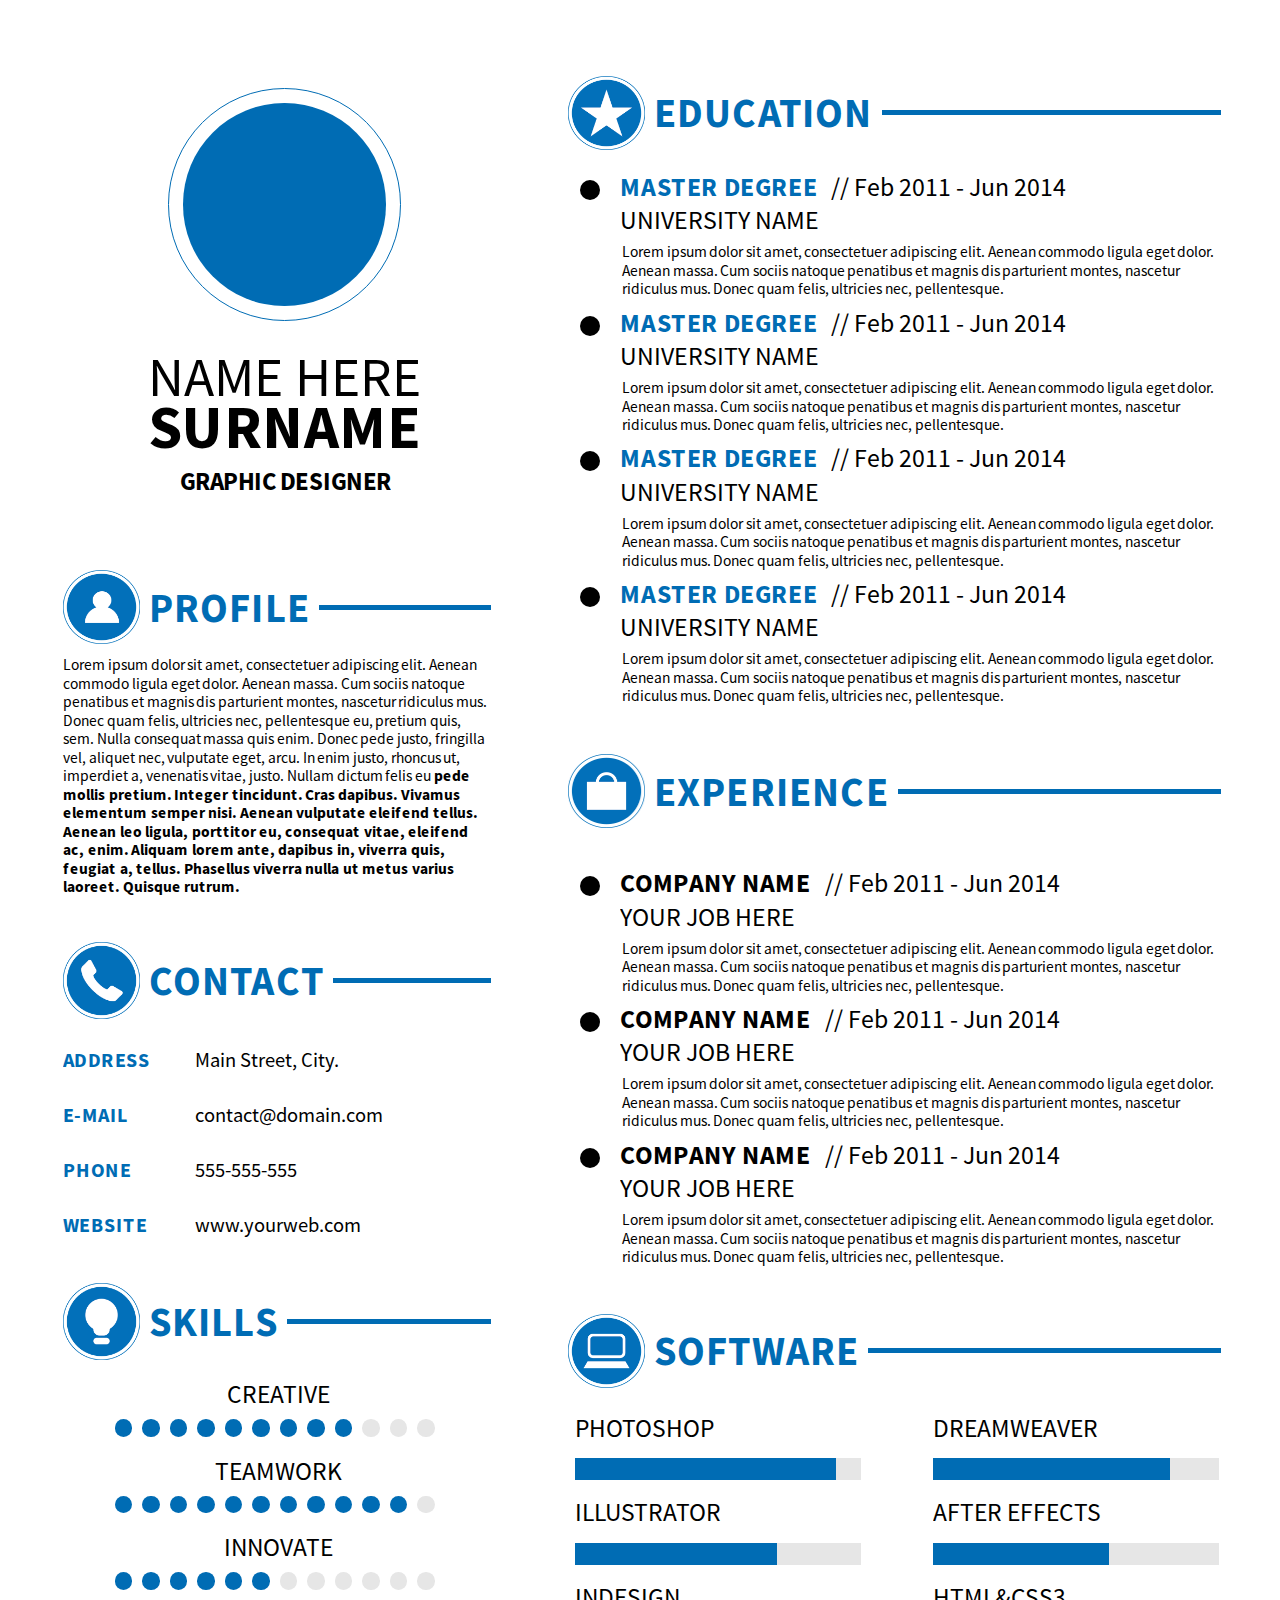
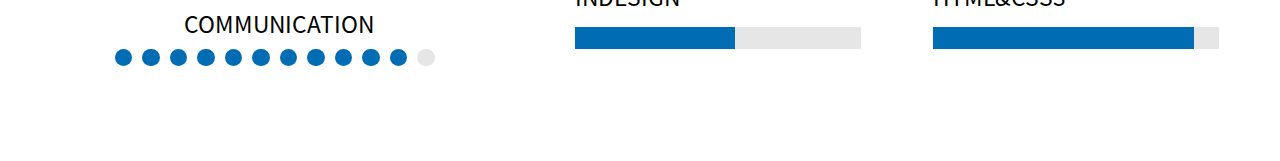
<file: cv-project/index.html>
<!DOCTYPE html><html lang="en"><head><meta charset="utf-8"><meta name="viewport" content="width=device-width, initial-scale=1.0"><meta name="keywords" content="cv, curriculum vitae"><meta name="description" content="Lorem ipsum dolor sit amet, consectetuer adipiscing elit."><meta name="theme-color" content="#006cb4"><link rel="manifest" href="./manifest.json"><link rel="shortcut icon" type="image/x-icon" href="./assets/favicons/favicon.ico"><title>CV</title></head><body><div class="main-wrapper"><div class="main-wrapper__left-column"><div class="main-wrapper__person-card"><section class="person-card"><div class="percon-card__photo"><div class="photo"><div class="photo__container"></div></div></div><div class="person-card__name">Name here</div><div class="person-card__surname">Surname</div><div class="person-card__job">Graphic designer</div></section></div><div class="main-wrapper__profile"><section class="section section_type_profile"><header class="section__header"><div class="section__icon"></div><h2 class="section__title">Profile</h2><div class="section__line"></div></header><div class="section__content"><div class="text">Lorem ipsum dolor sit amet, consectetuer adipiscing elit. Aenean commodo ligula eget dolor. Aenean massa. Cum sociis natoque penatibus et magnis dis parturient montes, nascetur ridiculus mus. Donec quam felis, ultricies nec, pellentesque eu, pretium quis, sem. Nulla consequat massa quis enim. Donec pede justo, fringilla vel, aliquet nec, vulputate eget, arcu. In enim justo, rhoncus ut, imperdiet a, venenatis vitae, justo. Nullam dictum felis eu <strong class="text__important">pede mollis pretium. Integer tincidunt. Cras dapibus. Vivamus elementum semper nisi. Aenean vulputate eleifend tellus. Aenean leo ligula, porttitor eu, consequat vitae, eleifend ac, enim. Aliquam lorem ante, dapibus in, viverra quis, feugiat a, tellus. Phasellus viverra nulla ut metus varius laoreet. Quisque rutrum.</strong></div></div></section></div><div class="main-wrapper__contact"><section class="section section_type_contact"><header class="section__header"><div class="section__icon"></div><h2 class="section__title">Contact</h2><div class="section__line"></div></header><div class="section__content"><div class="contact-list"><div class="contact-list__list-item"><div class="contact-list__header">Address</div><div class="contact-list__content">Main Street, City.</div></div><div class="contact-list__list-item"><div class="contact-list__header">E-mail</div><a class="contact-list__content contact-list__content_link" href="mailto:contact@domain.com" target="_blank" rel="noopener noreferrer">contact@domain.com</a></div><div class="contact-list__list-item"><div class="contact-list__header">Phone</div><a class="contact-list__content contact-list__content_link" href="tel:555-555-555" target="_blank" rel="noopener noreferrer">555-555-555</a></div><div class="contact-list__list-item"><div class="contact-list__header">Website</div><a class="contact-list__content contact-list__content_link" href="https://www.yourweb.com" target="_blank" rel="noopener noreferrer">www.yourweb.com</a></div></div></div></section></div><div class="main-wrapper__skills"><section class="section section_type_skill"><header class="section__header"><div class="section__icon"></div><h2 class="section__title">Skills</h2><div class="section__line"></div></header><div class="section__content"><div class="skill-list"><div class="skill-list__list-item"><div class="power-bar"><div class="power-bar__title">Creative</div><div class="power-bar__buffer"><div class="power-bar__mark power-bar__mark_enabled"></div><div class="power-bar__mark power-bar__mark_enabled"></div><div class="power-bar__mark power-bar__mark_enabled"></div><div class="power-bar__mark power-bar__mark_enabled"></div><div class="power-bar__mark power-bar__mark_enabled"></div><div class="power-bar__mark power-bar__mark_enabled"></div><div class="power-bar__mark power-bar__mark_enabled"></div><div class="power-bar__mark power-bar__mark_enabled"></div><div class="power-bar__mark power-bar__mark_enabled"></div><div class="power-bar__mark"></div><div class="power-bar__mark"></div><div class="power-bar__mark"></div></div></div></div><div class="skill-list__list-item"><div class="power-bar"><div class="power-bar__title">Teamwork</div><div class="power-bar__buffer"><div class="power-bar__mark power-bar__mark_enabled"></div><div class="power-bar__mark power-bar__mark_enabled"></div><div class="power-bar__mark power-bar__mark_enabled"></div><div class="power-bar__mark power-bar__mark_enabled"></div><div class="power-bar__mark power-bar__mark_enabled"></div><div class="power-bar__mark power-bar__mark_enabled"></div><div class="power-bar__mark power-bar__mark_enabled"></div><div class="power-bar__mark power-bar__mark_enabled"></div><div class="power-bar__mark power-bar__mark_enabled"></div><div class="power-bar__mark power-bar__mark_enabled"></div><div class="power-bar__mark power-bar__mark_enabled"></div><div class="power-bar__mark"></div></div></div></div><div class="skill-list__list-item"><div class="power-bar"><div class="power-bar__title">Innovate</div><div class="power-bar__buffer"><div class="power-bar__mark power-bar__mark_enabled"></div><div class="power-bar__mark power-bar__mark_enabled"></div><div class="power-bar__mark power-bar__mark_enabled"></div><div class="power-bar__mark power-bar__mark_enabled"></div><div class="power-bar__mark power-bar__mark_enabled"></div><div class="power-bar__mark power-bar__mark_enabled"></div><div class="power-bar__mark"></div><div class="power-bar__mark"></div><div class="power-bar__mark"></div><div class="power-bar__mark"></div><div class="power-bar__mark"></div><div class="power-bar__mark"></div></div></div></div><div class="skill-list__list-item"><div class="power-bar"><div class="power-bar__title">Communication</div><div class="power-bar__buffer"><div class="power-bar__mark power-bar__mark_enabled"></div><div class="power-bar__mark power-bar__mark_enabled"></div><div class="power-bar__mark power-bar__mark_enabled"></div><div class="power-bar__mark power-bar__mark_enabled"></div><div class="power-bar__mark power-bar__mark_enabled"></div><div class="power-bar__mark power-bar__mark_enabled"></div><div class="power-bar__mark power-bar__mark_enabled"></div><div class="power-bar__mark power-bar__mark_enabled"></div><div class="power-bar__mark power-bar__mark_enabled"></div><div class="power-bar__mark power-bar__mark_enabled"></div><div class="power-bar__mark power-bar__mark_enabled"></div><div class="power-bar__mark"></div></div></div></div></div></div></section></div></div><div class="main-wrapper__right-column"><div class="main-wrapper__education"><section class="section section_type_education"><header class="section__header"><div class="section__icon"></div><h2 class="section__title">Education</h2><div class="section__line"></div></header><div class="section__content"><ul class="period-list"><li class="period-list__list-item"><div class="period-list__mark"></div><div class="period-list__period-wrapper"><div class="period"><header class="period__header"><div class="period__title period__title_color_blue">Master degree</div><div class="period__timeline">Feb 2011 - Jun 2014</div><div class="period__subtitle">University name</div></header><div class="period__content"><div class="text">Lorem ipsum dolor sit amet, consectetuer adipiscing elit. Aenean commodo ligula eget dolor. Aenean massa. Cum sociis natoque penatibus et magnis dis parturient montes, nascetur ridiculus mus. Donec quam felis, ultricies nec, pellentesque.</div></div></div></div></li><li class="period-list__list-item"><div class="period-list__mark"></div><div class="period-list__period-wrapper"><div class="period"><header class="period__header"><div class="period__title period__title_color_blue">Master degree</div><div class="period__timeline">Feb 2011 - Jun 2014</div><div class="period__subtitle">University name</div></header><div class="period__content"><div class="text">Lorem ipsum dolor sit amet, consectetuer adipiscing elit. Aenean commodo ligula eget dolor. Aenean massa. Cum sociis natoque penatibus et magnis dis parturient montes, nascetur ridiculus mus. Donec quam felis, ultricies nec, pellentesque.</div></div></div></div></li><li class="period-list__list-item"><div class="period-list__mark"></div><div class="period-list__period-wrapper"><div class="period"><header class="period__header"><div class="period__title period__title_color_blue">Master degree</div><div class="period__timeline">Feb 2011 - Jun 2014</div><div class="period__subtitle">University name</div></header><div class="period__content"><div class="text">Lorem ipsum dolor sit amet, consectetuer adipiscing elit. Aenean commodo ligula eget dolor. Aenean massa. Cum sociis natoque penatibus et magnis dis parturient montes, nascetur ridiculus mus. Donec quam felis, ultricies nec, pellentesque.</div></div></div></div></li><li class="period-list__list-item"><div class="period-list__mark"></div><div class="period-list__period-wrapper"><div class="period"><header class="period__header"><div class="period__title period__title_color_blue">Master degree</div><div class="period__timeline">Feb 2011 - Jun 2014</div><div class="period__subtitle">University name</div></header><div class="period__content"><div class="text">Lorem ipsum dolor sit amet, consectetuer adipiscing elit. Aenean commodo ligula eget dolor. Aenean massa. Cum sociis natoque penatibus et magnis dis parturient montes, nascetur ridiculus mus. Donec quam felis, ultricies nec, pellentesque.</div></div></div></div></li></ul></div></section></div><div class="main-wrapper__experience"><section class="section section_type_experience"><header class="section__header"><div class="section__icon"></div><h2 class="section__title">Experience</h2><div class="section__line"></div></header><div class="section__content"><ul class="period-list"><li class="period-list__list-item"><div class="period-list__mark"></div><div class="period-list__period-wrapper"><div class="period"><header class="period__header"><div class="period__title">Company name</div><div class="period__timeline">Feb 2011 - Jun 2014</div><div class="period__subtitle">Your job here</div></header><div class="period__content"><div class="text">Lorem ipsum dolor sit amet, consectetuer adipiscing elit. Aenean commodo ligula eget dolor. Aenean massa. Cum sociis natoque penatibus et magnis dis parturient montes, nascetur ridiculus mus. Donec quam felis, ultricies nec, pellentesque.</div></div></div></div></li><li class="period-list__list-item"><div class="period-list__mark"></div><div class="period-list__period-wrapper"><div class="period"><header class="period__header"><div class="period__title">Company name</div><div class="period__timeline">Feb 2011 - Jun 2014</div><div class="period__subtitle">Your job here</div></header><div class="period__content"><div class="text">Lorem ipsum dolor sit amet, consectetuer adipiscing elit. Aenean commodo ligula eget dolor. Aenean massa. Cum sociis natoque penatibus et magnis dis parturient montes, nascetur ridiculus mus. Donec quam felis, ultricies nec, pellentesque.</div></div></div></div></li><li class="period-list__list-item"><div class="period-list__mark"></div><div class="period-list__period-wrapper"><div class="period"><header class="period__header"><div class="period__title">Company name</div><div class="period__timeline">Feb 2011 - Jun 2014</div><div class="period__subtitle">Your job here</div></header><div class="period__content"><div class="text">Lorem ipsum dolor sit amet, consectetuer adipiscing elit. Aenean commodo ligula eget dolor. Aenean massa. Cum sociis natoque penatibus et magnis dis parturient montes, nascetur ridiculus mus. Donec quam felis, ultricies nec, pellentesque.</div></div></div></div></li></ul></div></section></div><div class="main-wrapper__software"><section class="section section_type_software"><header class="section__header"><div class="section__icon"></div><h2 class="section__title">Software</h2><div class="section__line"></div></header><div class="section__content"><div class="software-list"><div class="software-list__left-column"><div class="software-list__list-item"><div class="progress-bar"><div class="progress-bar__title">Photoshop</div><div class="progress-bar__buffer"><div class="progress-bar__progress" style="width: 91.5%;"></div></div></div></div><div class="software-list__list-item"><div class="progress-bar"><div class="progress-bar__title">Illustrator</div><div class="progress-bar__buffer"><div class="progress-bar__progress" style="width: 70.5%;"></div></div></div></div><div class="software-list__list-item"><div class="progress-bar"><div class="progress-bar__title">Indesign</div><div class="progress-bar__buffer"><div class="progress-bar__progress" style="width: 56%;"></div></div></div></div></div><div class="software-list__right-column"><div class="software-list__list-item"><div class="progress-bar"><div class="progress-bar__title">Dreamweaver</div><div class="progress-bar__buffer"><div class="progress-bar__progress" style="width: 83%;"></div></div></div></div><div class="software-list__list-item"><div class="progress-bar"><div class="progress-bar__title">After Effects</div><div class="progress-bar__buffer"><div class="progress-bar__progress" style="width: 61.5%;"></div></div></div></div><div class="software-list__list-item"><div class="progress-bar"><div class="progress-bar__title">HTML&amp;CSS3</div><div class="progress-bar__buffer"><div class="progress-bar__progress" style="width: 91.5%;"></div></div></div></div></div></div></div></section></div></div></div><script type="text/javascript" src="index.js"></script></body></html>
</file>
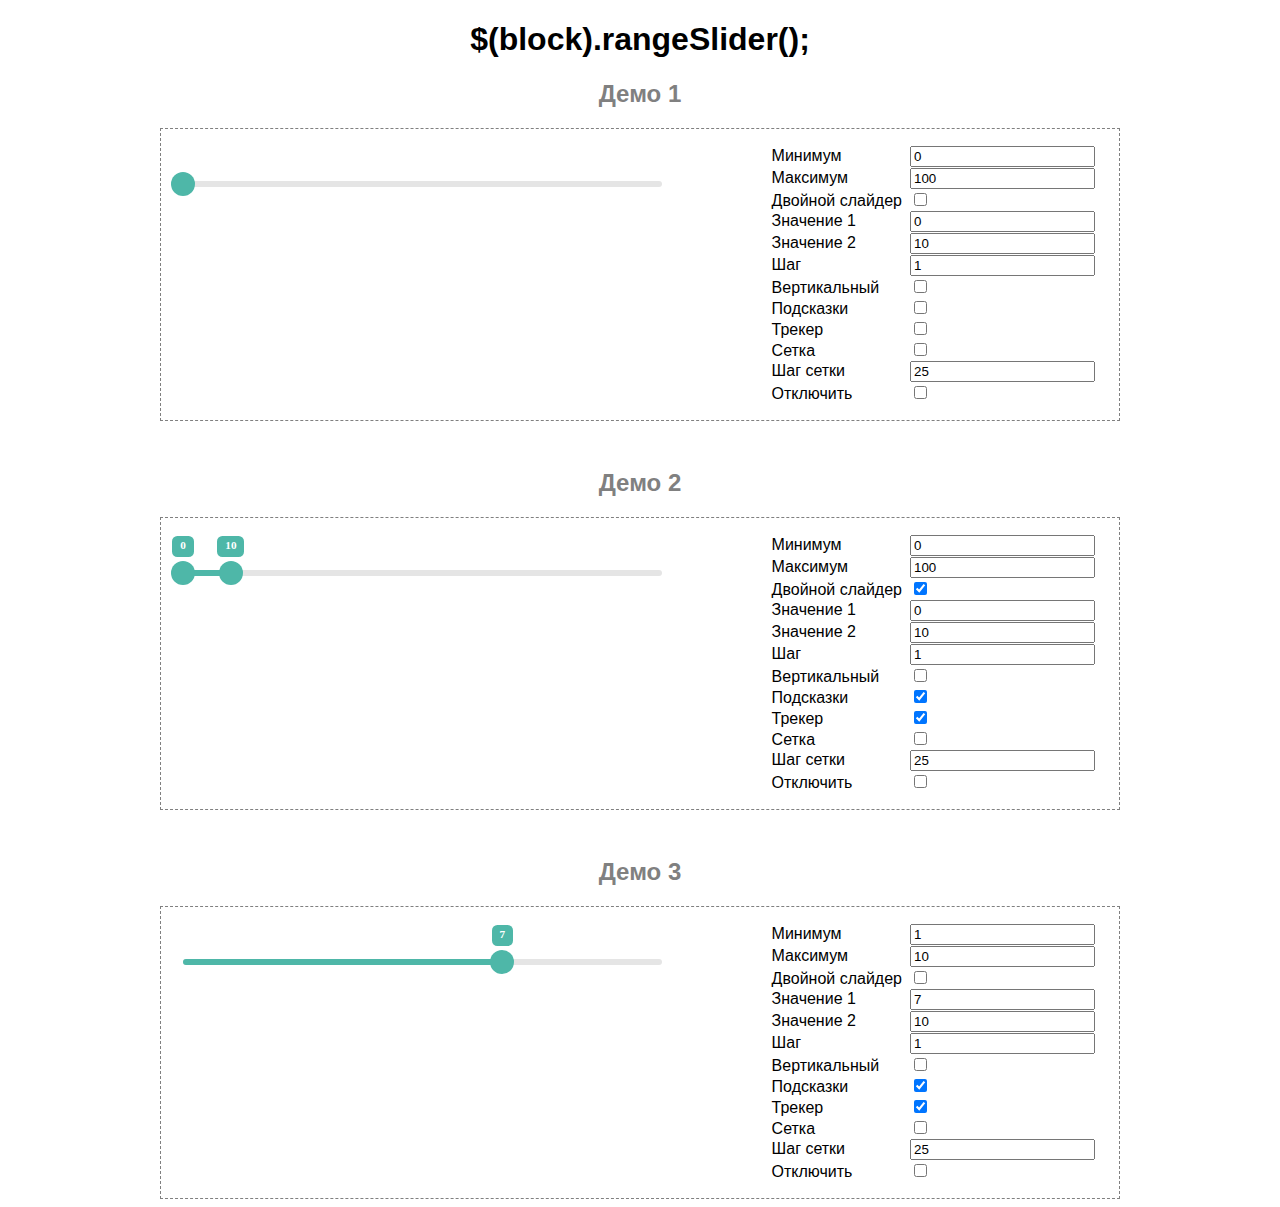
<file: range-slider/index.html>
<!DOCTYPE html><html lang="ru"><head><meta charset="utf-8"><meta name="viewport" content="width=device-width, initial-scale=1.0"><meta name="keywords" content="slider, range slider, range-slider"><meta name="description" content="Демонстрация возможностей RangeSlider"><link rel="stylesheet" type="text/css" href="./plugin/css/range-slider.css"><link rel="shortcut icon" type="image/x-icon" href="./favicon.ico"><title>Демо RangeSlider</title></head><body><main class="wrapper"><h1 class="wrapper__title">$(block).rangeSlider();</h1><section class="wrapper__slider-block-wrapper"><h2 class="wrapper__slider-block-title">Демо 1</h2><div class="slider-block js-slider-block"><div class="slider-block__slider-wrapper js-slider-block__slider-wrapper"></div><div class="slider-block__options"><label class="slider-block__option"><span class="slider-block__option-name">Минимум</span><input class="slider-block__min js-slider-block__min" type="text"></label><label class="slider-block__option"><span class="slider-block__option-name">Максимум</span><input class="slider-block__max js-slider-block__max" type="text"></label><label class="slider-block__option"><span class="slider-block__option-name">Двойной слайдер</span><input class="slider-block__range js-slider-block__range" type="checkbox"></label><label class="slider-block__option"><span class="slider-block__option-name">Значение 1</span><input class="slider-block__from js-slider-block__from" type="text"></label><label class="slider-block__option"><span class="slider-block__option-name">Значение 2</span><input class="slider-block__to js-slider-block__to" type="text"></label><label class="slider-block__option"><span class="slider-block__option-name">Шаг</span><input class="slider-block__step js-slider-block__step" type="text"></label><label class="slider-block__option"><span class="slider-block__option-name">Вертикальный</span><input class="slider-block__vertical js-slider-block__vertical" type="checkbox"></label><label class="slider-block__option"><span class="slider-block__option-name">Подсказки</span><input class="slider-block__display-hint js-slider-block__display-hint" type="checkbox"></label><label class="slider-block__option"><span class="slider-block__option-name">Трекер</span><input class="slider-block__display-tracker js-slider-block__display-tracker" type="checkbox"></label><label class="slider-block__option"><span class="slider-block__option-name">Сетка</span><input class="slider-block__display-grid js-slider-block__display-grid" type="checkbox"></label><label class="slider-block__option"><span class="slider-block__option-name">Шаг сетки</span><input class="slider-block__grid-step js-slider-block__grid-step" type="text"></label><label class="slider-block__option"><span class="slider-block__option-name">Отключить</span><input class="slider-block__disabled js-slider-block__disabled" type="checkbox"></label></div></div></section><section class="wrapper__slider-block-wrapper"><h2 class="wrapper__slider-block-title">Демо 2</h2><div class="slider-block js-slider-block"><div class="slider-block__slider-wrapper js-slider-block__slider-wrapper"></div><div class="slider-block__options"><label class="slider-block__option"><span class="slider-block__option-name">Минимум</span><input class="slider-block__min js-slider-block__min" type="text"></label><label class="slider-block__option"><span class="slider-block__option-name">Максимум</span><input class="slider-block__max js-slider-block__max" type="text"></label><label class="slider-block__option"><span class="slider-block__option-name">Двойной слайдер</span><input class="slider-block__range js-slider-block__range" type="checkbox"></label><label class="slider-block__option"><span class="slider-block__option-name">Значение 1</span><input class="slider-block__from js-slider-block__from" type="text"></label><label class="slider-block__option"><span class="slider-block__option-name">Значение 2</span><input class="slider-block__to js-slider-block__to" type="text"></label><label class="slider-block__option"><span class="slider-block__option-name">Шаг</span><input class="slider-block__step js-slider-block__step" type="text"></label><label class="slider-block__option"><span class="slider-block__option-name">Вертикальный</span><input class="slider-block__vertical js-slider-block__vertical" type="checkbox"></label><label class="slider-block__option"><span class="slider-block__option-name">Подсказки</span><input class="slider-block__display-hint js-slider-block__display-hint" type="checkbox"></label><label class="slider-block__option"><span class="slider-block__option-name">Трекер</span><input class="slider-block__display-tracker js-slider-block__display-tracker" type="checkbox"></label><label class="slider-block__option"><span class="slider-block__option-name">Сетка</span><input class="slider-block__display-grid js-slider-block__display-grid" type="checkbox"></label><label class="slider-block__option"><span class="slider-block__option-name">Шаг сетки</span><input class="slider-block__grid-step js-slider-block__grid-step" type="text"></label><label class="slider-block__option"><span class="slider-block__option-name">Отключить</span><input class="slider-block__disabled js-slider-block__disabled" type="checkbox"></label></div></div></section><section class="wrapper__slider-block-wrapper"><h2 class="wrapper__slider-block-title">Демо 3</h2><div class="slider-block js-slider-block"><div class="slider-block__slider-wrapper js-slider-block__slider-wrapper"></div><div class="slider-block__options"><label class="slider-block__option"><span class="slider-block__option-name">Минимум</span><input class="slider-block__min js-slider-block__min" type="text"></label><label class="slider-block__option"><span class="slider-block__option-name">Максимум</span><input class="slider-block__max js-slider-block__max" type="text"></label><label class="slider-block__option"><span class="slider-block__option-name">Двойной слайдер</span><input class="slider-block__range js-slider-block__range" type="checkbox"></label><label class="slider-block__option"><span class="slider-block__option-name">Значение 1</span><input class="slider-block__from js-slider-block__from" type="text"></label><label class="slider-block__option"><span class="slider-block__option-name">Значение 2</span><input class="slider-block__to js-slider-block__to" type="text"></label><label class="slider-block__option"><span class="slider-block__option-name">Шаг</span><input class="slider-block__step js-slider-block__step" type="text"></label><label class="slider-block__option"><span class="slider-block__option-name">Вертикальный</span><input class="slider-block__vertical js-slider-block__vertical" type="checkbox"></label><label class="slider-block__option"><span class="slider-block__option-name">Подсказки</span><input class="slider-block__display-hint js-slider-block__display-hint" type="checkbox"></label><label class="slider-block__option"><span class="slider-block__option-name">Трекер</span><input class="slider-block__display-tracker js-slider-block__display-tracker" type="checkbox"></label><label class="slider-block__option"><span class="slider-block__option-name">Сетка</span><input class="slider-block__display-grid js-slider-block__display-grid" type="checkbox"></label><label class="slider-block__option"><span class="slider-block__option-name">Шаг сетки</span><input class="slider-block__grid-step js-slider-block__grid-step" type="text"></label><label class="slider-block__option"><span class="slider-block__option-name">Отключить</span><input class="slider-block__disabled js-slider-block__disabled" type="checkbox"></label></div></div></section></main><script type="text/javascript" src="index.js"></script></body></html>
</file>
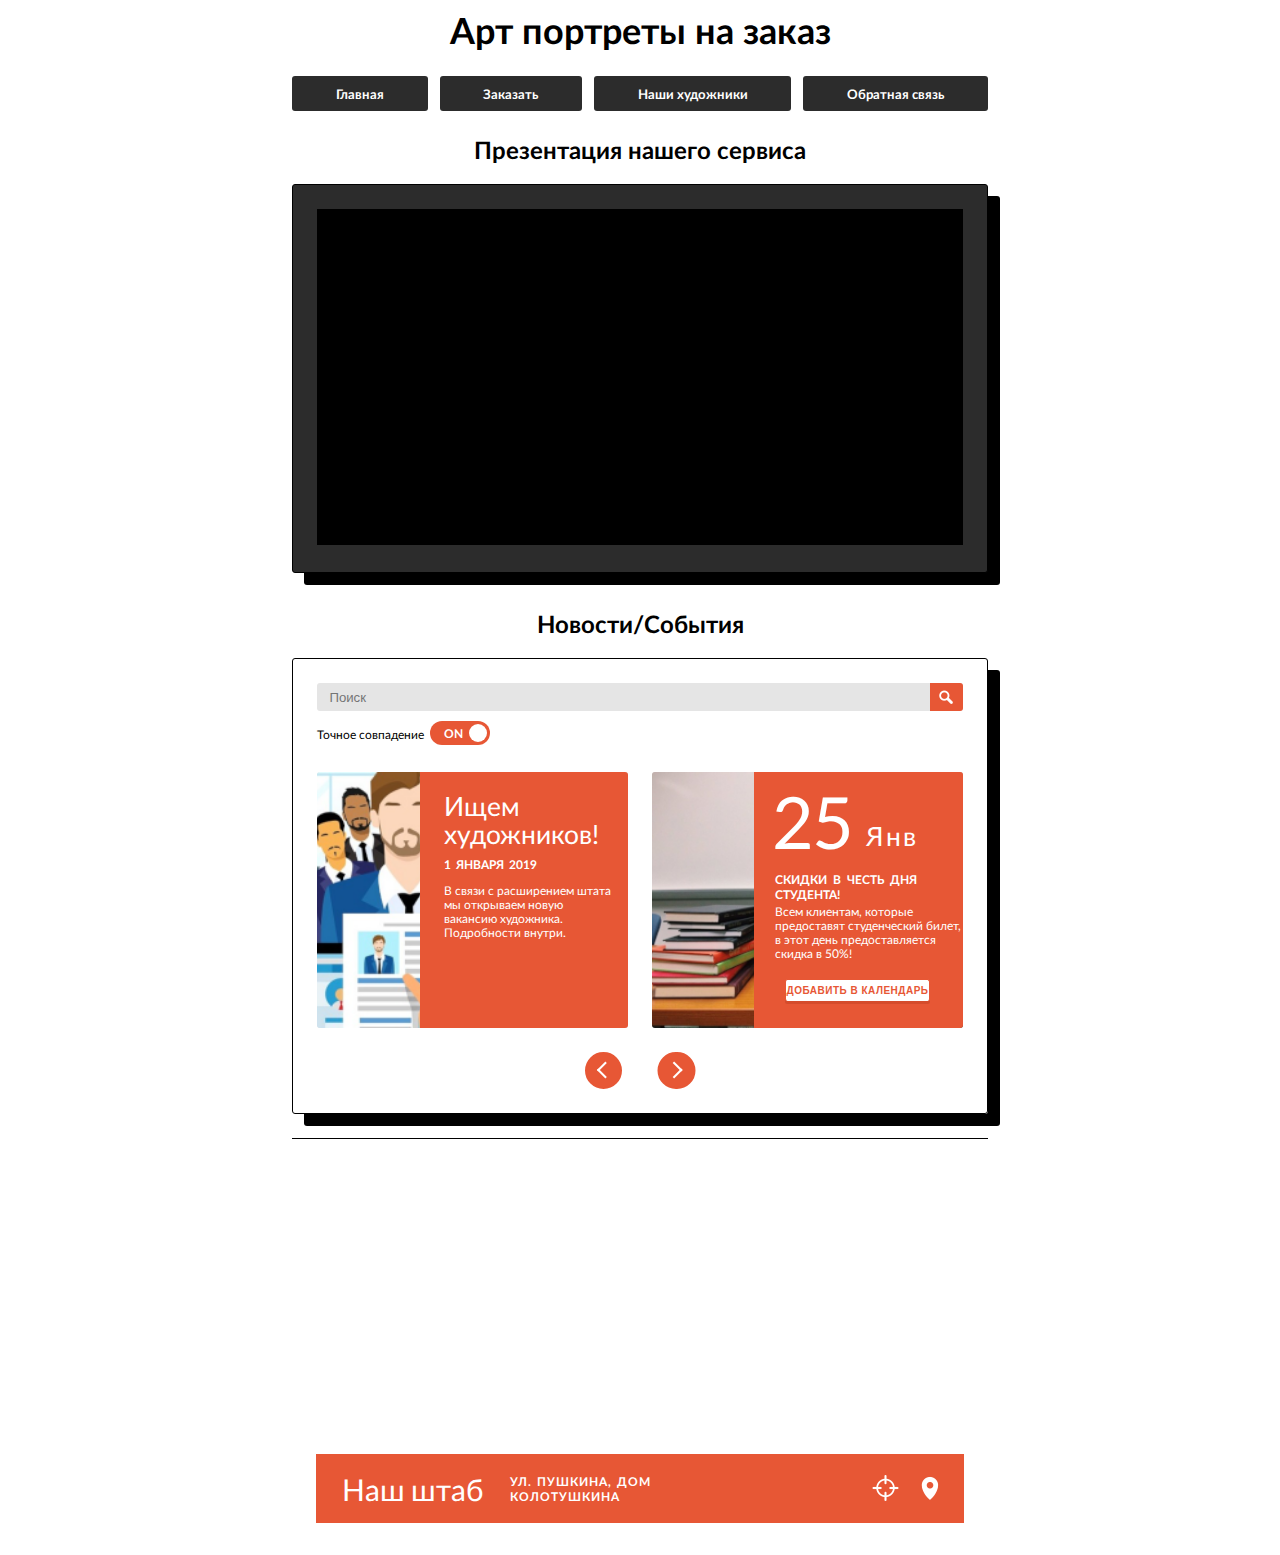
<file: ui-kit-project/index.html>
<!DOCTYPE html><html lang="ru"><head><meta charset="utf-8"><meta name="viewport" content="width=device-width, initial-scale=1.0"><meta name="keywords" content="арт, заказать арт, арт на заказ"><meta name="theme-color" content="#2c2c2c"><link rel="manifest" href="./manifest.json"><link rel="shortcut icon" type="image/x-icon" href="./assets/favicons/favicon.ico"><meta name="description" content="Сайт, где вы можете заказать арт портрет в различной стилистике"><title>Главная</title></head><body><div class="main-layout"><header class="main-layout__header"><h1 class="main-layout__title">Арт портреты на заказ</h1></header><nav class="main-layout__nav"><div class="menu"><a class="menu__link" href="index.html">Главная</a><a class="menu__link" href="order.html">Заказать</a><a class="menu__link" href="artists.html">Наши художники</a><a class="menu__link" href="feedback.html">Обратная связь</a></div></nav><main class="main-layout__content"><div class="presentation-section"><section class="section section_color_light-black"><h2 class="section__title">Презентация нашего сервиса</h2><div class="section__content"><iframe class="youtube-video-player" src="https://www.youtube.com/embed/8rzkzZTOSg0?rel=0" frameborder="0" allow="autoplay; encrypted-media" allowfullscreen></iframe></div></section></div><div class="news-and-events-section"><section class="section"><h2 class="section__title">Новости/События</h2><div class="section__content"><div class="news-and-events"><div class="news-and-events__search"><div class="search js-search search_color_red"><input class="search__input" type="search" data-placeholder="Поиск" data-not-found-message="По вашему запросу ничего не найдено"><div class="search__button"></div></div><div class="news-and-events__filter"><label class="news-and-events__exact-match">Точное совпадение<div class="news-and-events__toggle-wrapper"><label class="toggle toggle_color_red"><input class="toggle__checkbox" type="checkbox"><span class="toggle__pseudo-checkbox"><span class="toggle__circle"></span></span></label></div></label></div></div><div class="news-and-events__content"><div class="news-and-events__item-wrapper"><div class="news"><div class="info-block info-block_color_red"><img class="info-block__image" src="assets/images/wanted.png" alt="image" style="object-position: -12rem 50%"><div class="info-block__content"><div class="news__content"><div class="news__title">Ищем художников!</div><div class="news__date">1 января 2019</div><div class="news__text">В связи с расширением штата мы открываем новую вакансию художника. Подробности внутри.</div></div></div></div></div></div><div class="news-and-events__item-wrapper"><div class="event"><div class="info-block info-block_color_red"><img class="info-block__image" src="assets/images/discounts.png" alt="image" style="object-position: 0 50%"><div class="info-block__content"><div class="event__content"><div class="event__date"><div class="event__day">25</div><div class="event__month">Янв</div></div><div class="event__title">Скидки в честь дня студента!</div><div class="event__text">Всем клиентам, которые предоставят студенческий билет, в этот день предоставляется скидка в 50%!</div><div class="event__button-wrapper"><button class="button js-button button_color_red button_size_small button_padding_non-padding button_inversed">Добавить в календарь</button></div></div></div></div></div></div></div><div class="news-and-events__buttons"><div class="button-left-wrapper"><button class="arrow-button arrow-button_color_red arrow-button_size_small"><span class="arrow-button__triangle"></span></button></div><div class="button-right-wrapper"><button class="arrow-button arrow-button_color_red arrow-button_size_small arrow-button_direction_right"><span class="arrow-button__triangle"></span></button></div></div></div></div></section></div></main><footer class="main-layout__footer"><div class="map js-map map_color_red" data-center-lat="56.49541886" data-center-lng="84.96118069" data-marker-lat="56.49541886" data-marker-lng="84.96118069" data-show-marker="true" data-zoom="14"><div class="map__window"></div><div class="map__footer"><div class="map__title">Наш штаб</div><div class="map__address">ул. Пушкина, дом Колотушкина</div><div class="map__buttons"><button class="map__location-button" type="button"></button><button class="map__pin-button" type="button"></button></div></div></div></footer></div><script type="text/javascript" src="index.js"></script></body></html>
</file>
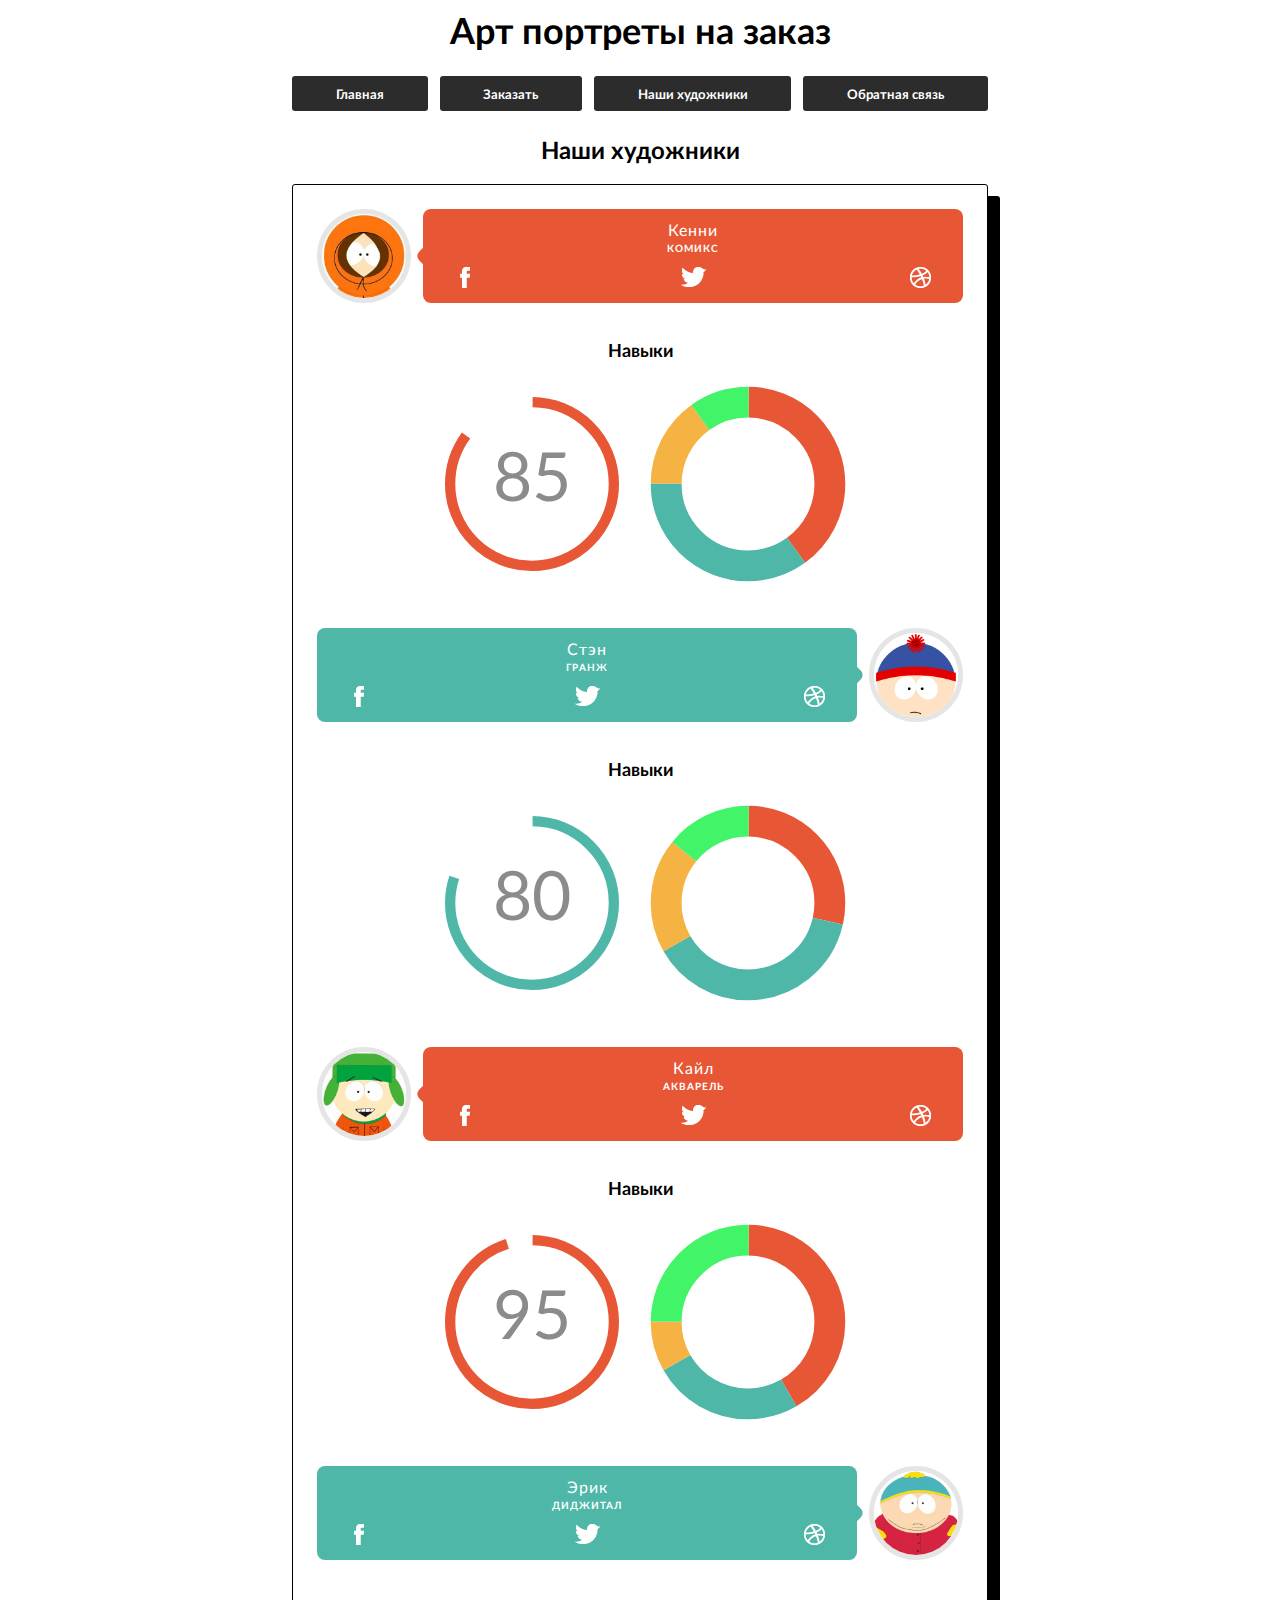
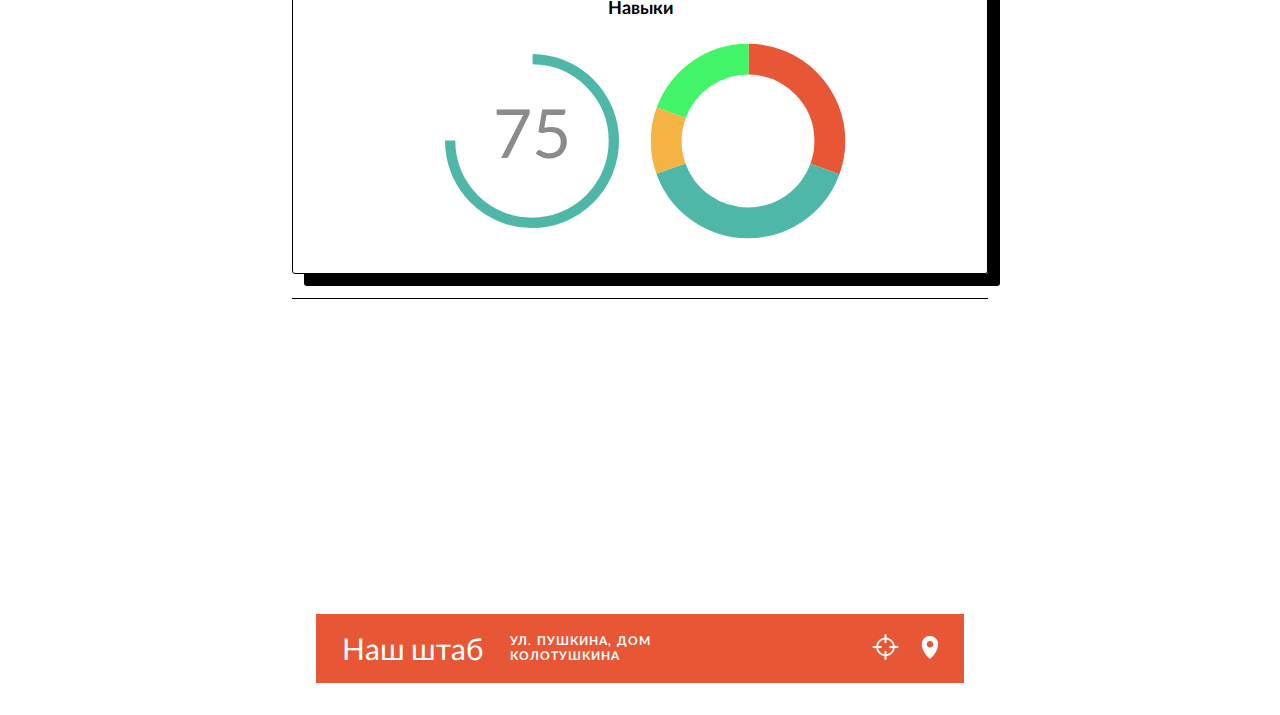
<file: ui-kit-project/artists.html>
<!DOCTYPE html><html lang="ru"><head><meta charset="utf-8"><meta name="viewport" content="width=device-width, initial-scale=1.0"><meta name="keywords" content="арт, заказать арт, арт на заказ"><meta name="theme-color" content="#2c2c2c"><link rel="manifest" href="./manifest.json"><link rel="shortcut icon" type="image/x-icon" href="./assets/favicons/favicon.ico"><meta name="description" content="Наши художники - профессионалы своего дела"><title>Наши художники</title></head><body><div class="main-layout"><header class="main-layout__header"><h1 class="main-layout__title">Арт портреты на заказ</h1></header><nav class="main-layout__nav"><div class="menu"><a class="menu__link" href="index.html">Главная</a><a class="menu__link" href="order.html">Заказать</a><a class="menu__link" href="artists.html">Наши художники</a><a class="menu__link" href="feedback.html">Обратная связь</a></div></nav><main class="main-layout__content"><div class="artist-section"><section class="section"><h2 class="section__title">Наши художники</h2><div class="section__content"><div class="artist-wrapper"><div class="artist"><div class="user-profile user-profile_color_red"><div class="user-profile__avatar-wrapper"><img class="user-profile__avatar" src="assets/images/kenny.png" alt="avatar"></div><div class="user-profile__speech-bubble-wrapper"><div class="speech-bubble speech-bubble_color_red"><div class="speech-bubble__triangle"></div><div class="speech-bubble__content"><div class="user-profile__info"><div class="user-profile__name">Кенни</div><div class="user-profile__job">Комикс</div><div class="user-profile__contacts"><a class="user-profile__facebook" href="https://facebook.com" target="_blank" rel="noopener noreferrer"></a><a class="user-profile__twitter" href="https://twitter.com" target="_blank" rel="noopener noreferrer"></a><a class="user-profile__dribbble" href="https://dribbble.com" target="_blank" rel="noopener noreferrer"></a></div></div></div></div></div></div><div class="artist__skill-section"><h2 class="artist__skill-section-title">Навыки</h2><div class="artist__skills"><div class="artist__percentage-circle-wrapper"><svg class="percentage-circle percentage-circle_color_red" viewBox="0 0 42 42" data-percent="85"><circle class="percentage-circle__background-ring" cx="21" cy="21" r="15.91549430918954" stroke-width="2"></circle><circle class="percentage-circle__tracker" cx="21" cy="21" r="15.91549430918954" stroke-width="2" stroke-dasharray="85 15" stroke-dashoffset="25"></circle><text class="percentage-circle__percent-text" x="50%" y="50%" text-anchor="middle" alignment-baseline="middle">85</text></svg></div><div class="artist__pie-chart-wrapper"><svg class="pie-chart" viewBox="0 0 42 42"><circle class="pie-chart__segment" cx="21" cy="21" r="15.91549430918954" stroke-width="6" stroke-dasharray="40 60" stroke-dashoffset="25" stroke="#e75735"></circle><circle class="pie-chart__segment" cx="21" cy="21" r="15.91549430918954" stroke-width="6" stroke-dasharray="35 65" stroke-dashoffset="-15" stroke="#4eb7a8"></circle><circle class="pie-chart__segment" cx="21" cy="21" r="15.91549430918954" stroke-width="6" stroke-dasharray="15 85" stroke-dashoffset="-50" stroke="#f4b342"></circle><circle class="pie-chart__segment" cx="21" cy="21" r="15.91549430918954" stroke-width="6" stroke-dasharray="10 90" stroke-dashoffset="-65" stroke="#41f468"></circle></svg></div></div></div></div></div><div class="artist-wrapper"><div class="artist"><div class="user-profile user-profile_direction_right"><div class="user-profile__avatar-wrapper"><img class="user-profile__avatar" src="assets/images/stan.png" alt="avatar"></div><div class="user-profile__speech-bubble-wrapper"><div class="speech-bubble speech-bubble_direction_right"><div class="speech-bubble__triangle"></div><div class="speech-bubble__content"><div class="user-profile__info"><div class="user-profile__name">Стэн</div><div class="user-profile__job">Гранж</div><div class="user-profile__contacts"><a class="user-profile__facebook" href="https://facebook.com" target="_blank" rel="noopener noreferrer"></a><a class="user-profile__twitter" href="https://twitter.com" target="_blank" rel="noopener noreferrer"></a><a class="user-profile__dribbble" href="https://dribbble.com" target="_blank" rel="noopener noreferrer"></a></div></div></div></div></div></div><div class="artist__skill-section"><h2 class="artist__skill-section-title">Навыки</h2><div class="artist__skills"><div class="artist__percentage-circle-wrapper"><svg class="percentage-circle" viewBox="0 0 42 42" data-percent="80"><circle class="percentage-circle__background-ring" cx="21" cy="21" r="15.91549430918954" stroke-width="2"></circle><circle class="percentage-circle__tracker" cx="21" cy="21" r="15.91549430918954" stroke-width="2" stroke-dasharray="80 20" stroke-dashoffset="25"></circle><text class="percentage-circle__percent-text" x="50%" y="50%" text-anchor="middle" alignment-baseline="middle">80</text></svg></div><div class="artist__pie-chart-wrapper"><svg class="pie-chart" viewBox="0 0 42 42"><circle class="pie-chart__segment" cx="21" cy="21" r="15.91549430918954" stroke-width="6" stroke-dasharray="28.57142857142857 71.42857142857143" stroke-dashoffset="25" stroke="#e75735"></circle><circle class="pie-chart__segment" cx="21" cy="21" r="15.91549430918954" stroke-width="6" stroke-dasharray="38.095238095238095 61.904761904761905" stroke-dashoffset="-3.5714285714285694" stroke="#4eb7a8"></circle><circle class="pie-chart__segment" cx="21" cy="21" r="15.91549430918954" stroke-width="6" stroke-dasharray="19.047619047619047 80.95238095238095" stroke-dashoffset="-41.66666666666666" stroke="#f4b342"></circle><circle class="pie-chart__segment" cx="21" cy="21" r="15.91549430918954" stroke-width="6" stroke-dasharray="14.285714285714285 85.71428571428572" stroke-dashoffset="-60.71428571428571" stroke="#41f468"></circle></svg></div></div></div></div></div><div class="artist-wrapper"><div class="artist"><div class="user-profile user-profile_color_red"><div class="user-profile__avatar-wrapper"><img class="user-profile__avatar" src="assets/images/kyle.png" alt="avatar"></div><div class="user-profile__speech-bubble-wrapper"><div class="speech-bubble speech-bubble_color_red"><div class="speech-bubble__triangle"></div><div class="speech-bubble__content"><div class="user-profile__info"><div class="user-profile__name">Кайл</div><div class="user-profile__job">Акварель</div><div class="user-profile__contacts"><a class="user-profile__facebook" href="https://facebook.com" target="_blank" rel="noopener noreferrer"></a><a class="user-profile__twitter" href="https://twitter.com" target="_blank" rel="noopener noreferrer"></a><a class="user-profile__dribbble" href="https://dribbble.com" target="_blank" rel="noopener noreferrer"></a></div></div></div></div></div></div><div class="artist__skill-section"><h2 class="artist__skill-section-title">Навыки</h2><div class="artist__skills"><div class="artist__percentage-circle-wrapper"><svg class="percentage-circle percentage-circle_color_red" viewBox="0 0 42 42" data-percent="95"><circle class="percentage-circle__background-ring" cx="21" cy="21" r="15.91549430918954" stroke-width="2"></circle><circle class="percentage-circle__tracker" cx="21" cy="21" r="15.91549430918954" stroke-width="2" stroke-dasharray="95 5" stroke-dashoffset="25"></circle><text class="percentage-circle__percent-text" x="50%" y="50%" text-anchor="middle" alignment-baseline="middle">95</text></svg></div><div class="artist__pie-chart-wrapper"><svg class="pie-chart" viewBox="0 0 42 42"><circle class="pie-chart__segment" cx="21" cy="21" r="15.91549430918954" stroke-width="6" stroke-dasharray="41.66666666666667 58.33333333333333" stroke-dashoffset="25" stroke="#e75735"></circle><circle class="pie-chart__segment" cx="21" cy="21" r="15.91549430918954" stroke-width="6" stroke-dasharray="25 75" stroke-dashoffset="-16.66666666666667" stroke="#4eb7a8"></circle><circle class="pie-chart__segment" cx="21" cy="21" r="15.91549430918954" stroke-width="6" stroke-dasharray="8.333333333333332 91.66666666666667" stroke-dashoffset="-41.66666666666667" stroke="#f4b342"></circle><circle class="pie-chart__segment" cx="21" cy="21" r="15.91549430918954" stroke-width="6" stroke-dasharray="25 75" stroke-dashoffset="-50" stroke="#41f468"></circle></svg></div></div></div></div></div><div class="artist-wrapper"><div class="artist"><div class="user-profile user-profile_direction_right"><div class="user-profile__avatar-wrapper"><img class="user-profile__avatar" src="assets/images/eric.png" alt="avatar"></div><div class="user-profile__speech-bubble-wrapper"><div class="speech-bubble speech-bubble_direction_right"><div class="speech-bubble__triangle"></div><div class="speech-bubble__content"><div class="user-profile__info"><div class="user-profile__name">Эрик</div><div class="user-profile__job">Диджитал</div><div class="user-profile__contacts"><a class="user-profile__facebook" href="https://facebook.com" target="_blank" rel="noopener noreferrer"></a><a class="user-profile__twitter" href="https://twitter.com" target="_blank" rel="noopener noreferrer"></a><a class="user-profile__dribbble" href="https://dribbble.com" target="_blank" rel="noopener noreferrer"></a></div></div></div></div></div></div><div class="artist__skill-section"><h2 class="artist__skill-section-title">Навыки</h2><div class="artist__skills"><div class="artist__percentage-circle-wrapper"><svg class="percentage-circle" viewBox="0 0 42 42" data-percent="75"><circle class="percentage-circle__background-ring" cx="21" cy="21" r="15.91549430918954" stroke-width="2"></circle><circle class="percentage-circle__tracker" cx="21" cy="21" r="15.91549430918954" stroke-width="2" stroke-dasharray="75 25" stroke-dashoffset="25"></circle><text class="percentage-circle__percent-text" x="50%" y="50%" text-anchor="middle" alignment-baseline="middle">75</text></svg></div><div class="artist__pie-chart-wrapper"><svg class="pie-chart" viewBox="0 0 42 42"><circle class="pie-chart__segment" cx="21" cy="21" r="15.91549430918954" stroke-width="6" stroke-dasharray="30.555555555555557 69.44444444444444" stroke-dashoffset="25" stroke="#e75735"></circle><circle class="pie-chart__segment" cx="21" cy="21" r="15.91549430918954" stroke-width="6" stroke-dasharray="38.88888888888889 61.11111111111111" stroke-dashoffset="-5.555555555555557" stroke="#4eb7a8"></circle><circle class="pie-chart__segment" cx="21" cy="21" r="15.91549430918954" stroke-width="6" stroke-dasharray="11.11111111111111 88.88888888888889" stroke-dashoffset="-44.44444444444446" stroke="#f4b342"></circle><circle class="pie-chart__segment" cx="21" cy="21" r="15.91549430918954" stroke-width="6" stroke-dasharray="19.444444444444446 80.55555555555556" stroke-dashoffset="-55.55555555555557" stroke="#41f468"></circle></svg></div></div></div></div></div></div></section></div></main><footer class="main-layout__footer"><div class="map js-map map_color_red" data-center-lat="56.49541886" data-center-lng="84.96118069" data-marker-lat="56.49541886" data-marker-lng="84.96118069" data-show-marker="true" data-zoom="14"><div class="map__window"></div><div class="map__footer"><div class="map__title">Наш штаб</div><div class="map__address">ул. Пушкина, дом Колотушкина</div><div class="map__buttons"><button class="map__location-button" type="button"></button><button class="map__pin-button" type="button"></button></div></div></div></footer></div><script type="text/javascript" src="index.js"></script></body></html>
</file>
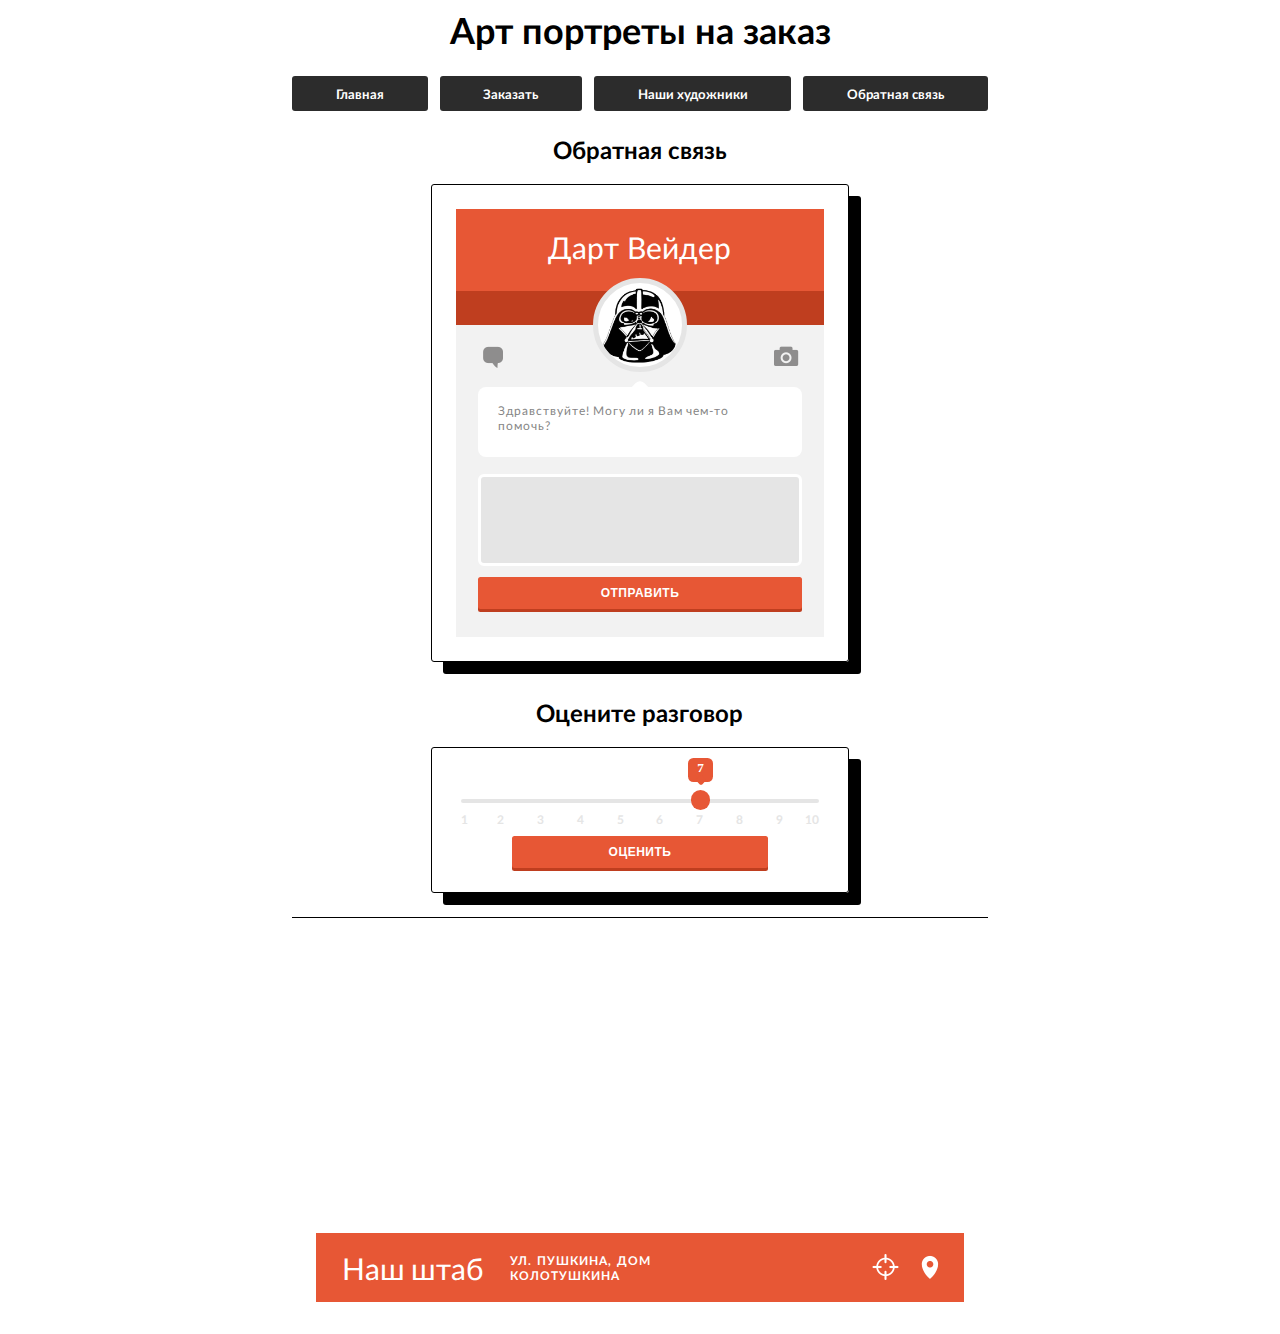
<file: ui-kit-project/feedback.html>
<!DOCTYPE html><html lang="ru"><head><meta charset="utf-8"><meta name="viewport" content="width=device-width, initial-scale=1.0"><meta name="keywords" content="арт, заказать арт, арт на заказ"><meta name="theme-color" content="#2c2c2c"><link rel="manifest" href="./manifest.json"><link rel="shortcut icon" type="image/x-icon" href="./assets/favicons/favicon.ico"><meta name="description" content="Задать вопрос или оставить отзыв"><title>Обратная связь</title></head><body><div class="main-layout"><header class="main-layout__header"><h1 class="main-layout__title">Арт портреты на заказ</h1></header><nav class="main-layout__nav"><div class="menu"><a class="menu__link" href="index.html">Главная</a><a class="menu__link" href="order.html">Заказать</a><a class="menu__link" href="artists.html">Наши художники</a><a class="menu__link" href="feedback.html">Обратная связь</a></div></nav><main class="main-layout__content"><div class="feedback-section"><section class="section"><h2 class="section__title">Обратная связь</h2><div class="section__content"><div class="message-box message-box_color_red"><div class="message-box__name">Дарт Вейдер</div><div class="message-box__container"><div class="message-box__row"><div class="message-box__chat-wrapper"><button class="message-box__chat" type="button"></button></div><div class="message-box__avatar-wrapper"><img class="message-box__avatar" src="assets/images/darth-vader.png" alt="avatar"></div><div class="message-box__camera-wrapper"><button class="message-box__camera" type="button"></button></div></div><div class="message-box__speech-bubble-wrapper"><div class="speech-bubble speech-bubble_color_white speech-bubble_direction_top"><div class="speech-bubble__triangle"></div><div class="speech-bubble__content"><div class="message-box__message">Здравствуйте! Могу ли я Вам чем-то помочь?</div></div></div></div><div class="message-box__textarea-wrapper"><textarea class="textarea"></textarea></div><div class="message-box__button-wrapper"><button class="button js-button button_color_red">Отправить</button></div></div></div></div></section></div><div class="rating-section"><section class="section"><h2 class="section__title">Оцените разговор</h2><div class="section__content"><div class="slider js-slider slider_color_red" data-min="1" data-max="10" data-from="7" data-grid-step="1" data-display-hint="true" data-display-grid="true"></div><div class="rating-section__button-wrapper"><button class="button js-button button_color_red">Оценить</button></div></div></section></div></main><footer class="main-layout__footer"><div class="map js-map map_color_red" data-center-lat="56.49541886" data-center-lng="84.96118069" data-marker-lat="56.49541886" data-marker-lng="84.96118069" data-show-marker="true" data-zoom="14"><div class="map__window"></div><div class="map__footer"><div class="map__title">Наш штаб</div><div class="map__address">ул. Пушкина, дом Колотушкина</div><div class="map__buttons"><button class="map__location-button" type="button"></button><button class="map__pin-button" type="button"></button></div></div></div></footer></div><script type="text/javascript" src="index.js"></script></body></html>
</file>
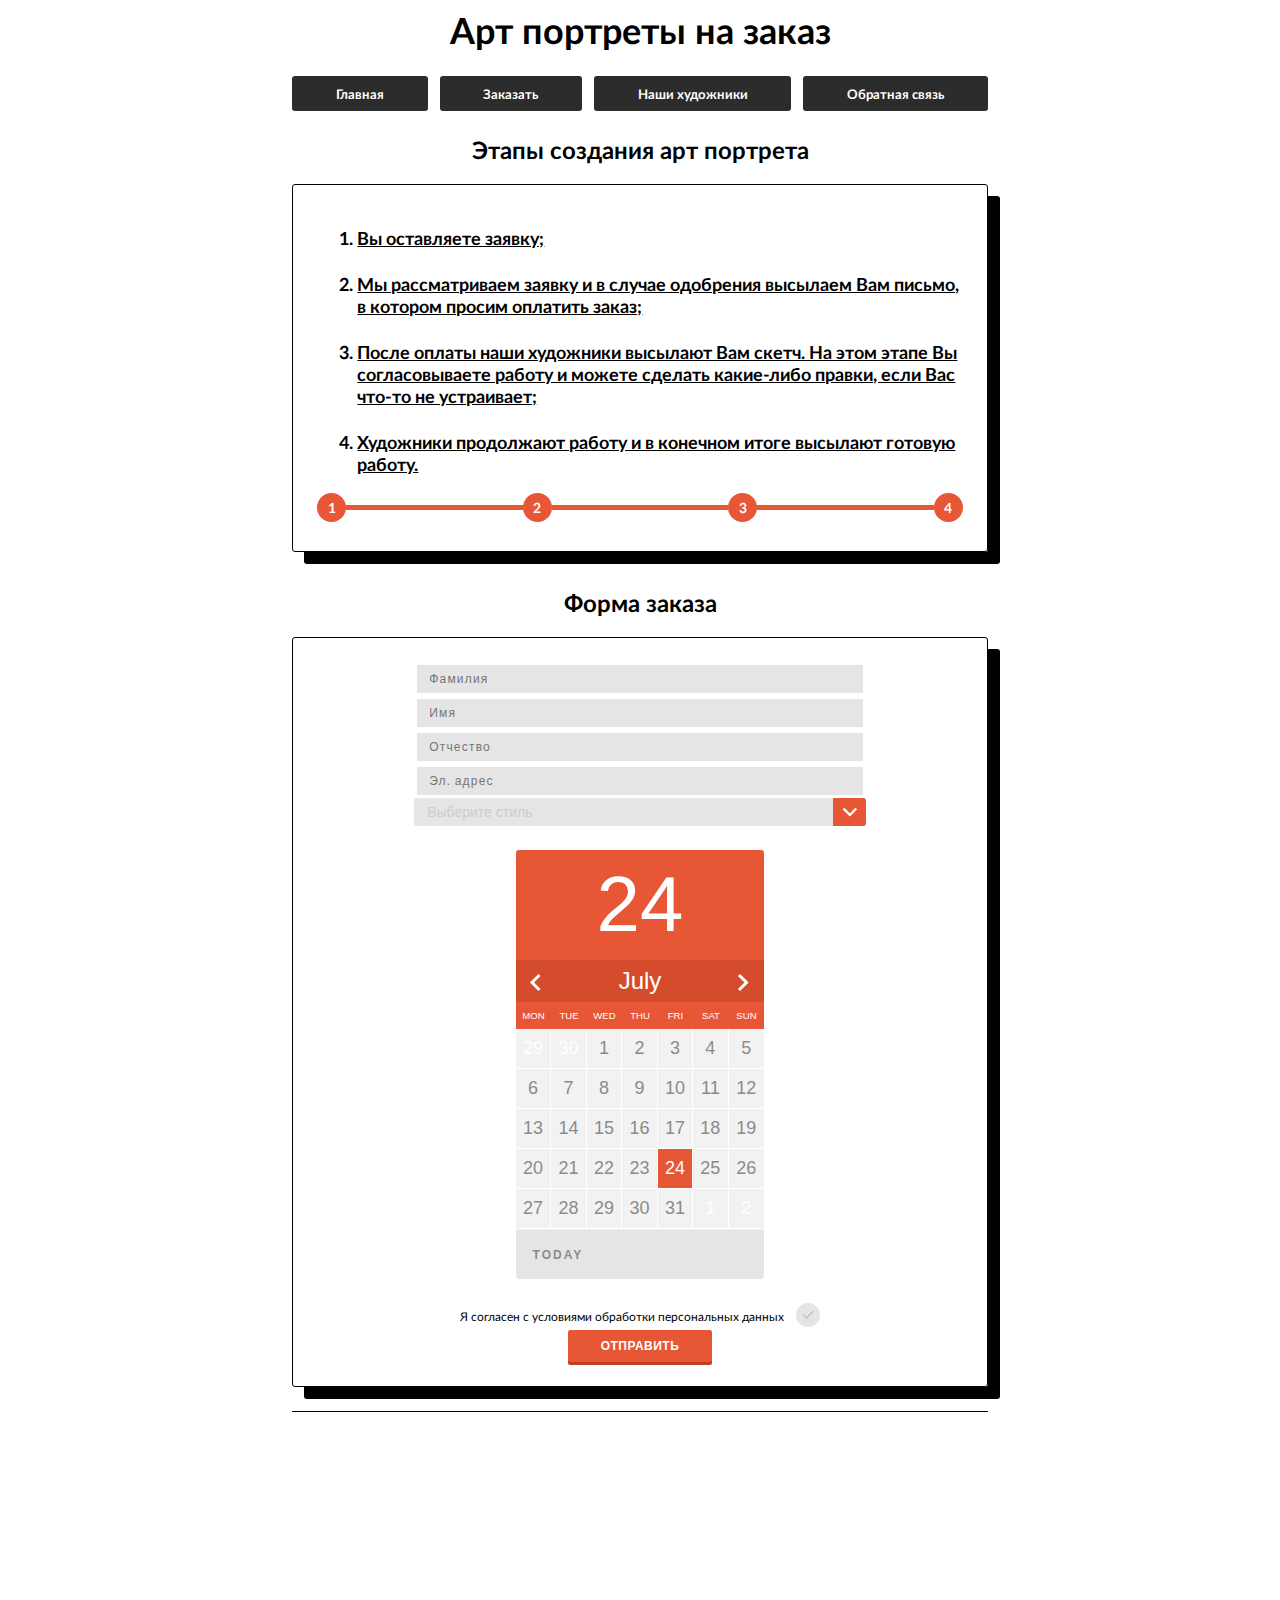
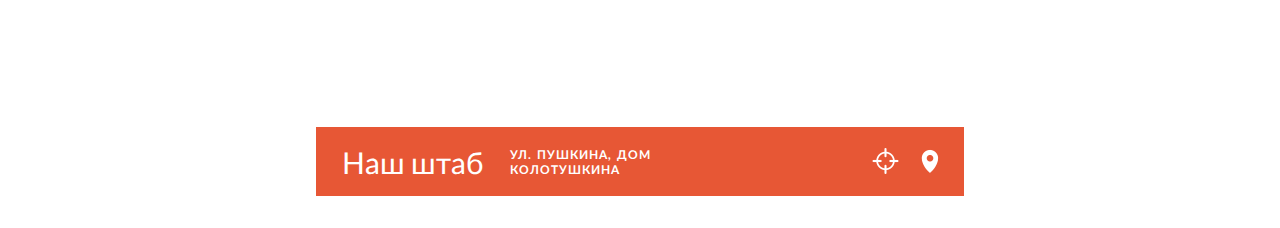
<file: ui-kit-project/order.html>
<!DOCTYPE html><html lang="ru"><head><meta charset="utf-8"><meta name="viewport" content="width=device-width, initial-scale=1.0"><meta name="keywords" content="арт, заказать арт, арт на заказ"><meta name="theme-color" content="#2c2c2c"><link rel="manifest" href="./manifest.json"><link rel="shortcut icon" type="image/x-icon" href="./assets/favicons/favicon.ico"><meta name="description" content="Оставить заявку на создание портрета"><title>Сделать заказ</title></head><body><div class="main-layout"><header class="main-layout__header"><h1 class="main-layout__title">Арт портреты на заказ</h1></header><nav class="main-layout__nav"><div class="menu"><a class="menu__link" href="index.html">Главная</a><a class="menu__link" href="order.html">Заказать</a><a class="menu__link" href="artists.html">Наши художники</a><a class="menu__link" href="feedback.html">Обратная связь</a></div></nav><main class="main-layout__content"><div class="order-stages-section"><section class="section"><h2 class="section__title">Этапы создания арт портрета</h2><div class="section__content"><ol class="ordered-list"><li class="ordered-list__list-item">Вы оставляете заявку;</li><li class="ordered-list__list-item">Мы рассматриваем заявку и в случае одобрения высылаем Вам письмо, в котором просим оплатить заказ;</li><li class="ordered-list__list-item">После оплаты наши художники высылают Вам скетч. На этом этапе Вы согласовываете работу и можете сделать какие-либо правки, если Вас что-то не устраивает;</li><li class="ordered-list__list-item">Художники продолжают работу и в конечном итоге высылают готовую работу.</li></ol><div class="progress-tracker progress-tracker_color_red"><div class="progress-tracker__step progress-tracker__step_complete"><div class="progress-tracker__marker">1</div></div><div class="progress-tracker__step progress-tracker__step_complete"><div class="progress-tracker__marker">2</div></div><div class="progress-tracker__step progress-tracker__step_complete"><div class="progress-tracker__marker">3</div></div><div class="progress-tracker__step progress-tracker__step_active"><div class="progress-tracker__marker">4</div></div></div></div></section></div><div class="order-section"><section class="section"><h2 class="section__title">Форма заказа</h2><div class="section__content"><form class="order-form"><div class="order-form__input-section"><input class="input" placeholder="Фамилия"><input class="input" placeholder="Имя"><input class="input" placeholder="Отчество"><input class="input" placeholder="Эл. адрес"><div class="dropdown js-dropdown dropdown_color_red" data-placeholder="Выберите стиль"><select><option>Комикс</option><option>Гранж</option><option>Акварель</option><option>Диджитал</option></select></div></div><div class="order-form__calendar-section"><div class="calendar js-calendar calendar_color_red"></div></div><div class="order-form__submit-section"><label class="order-form__agreement-wrapper"><div class="order-form__text-wrapper">Я согласен с условиями обработки персональных данных</div><div class="order-form__check-box-wrapper"><label class="check-box check-box_color_red"><input class="check-box__checkbox" type="checkbox"><span class="check-box__pseudo-checkbox"></span></label></div></label><div class="order-form__submit-button-wrapper"><button class="button js-button button_color_red" type="submit">Отправить</button></div></div></form></div></section></div></main><footer class="main-layout__footer"><div class="map js-map map_color_red" data-center-lat="56.49541886" data-center-lng="84.96118069" data-marker-lat="56.49541886" data-marker-lng="84.96118069" data-show-marker="true" data-zoom="14"><div class="map__window"></div><div class="map__footer"><div class="map__title">Наш штаб</div><div class="map__address">ул. Пушкина, дом Колотушкина</div><div class="map__buttons"><button class="map__location-button" type="button"></button><button class="map__pin-button" type="button"></button></div></div></div></footer></div><script type="text/javascript" src="index.js"></script></body></html>
</file>
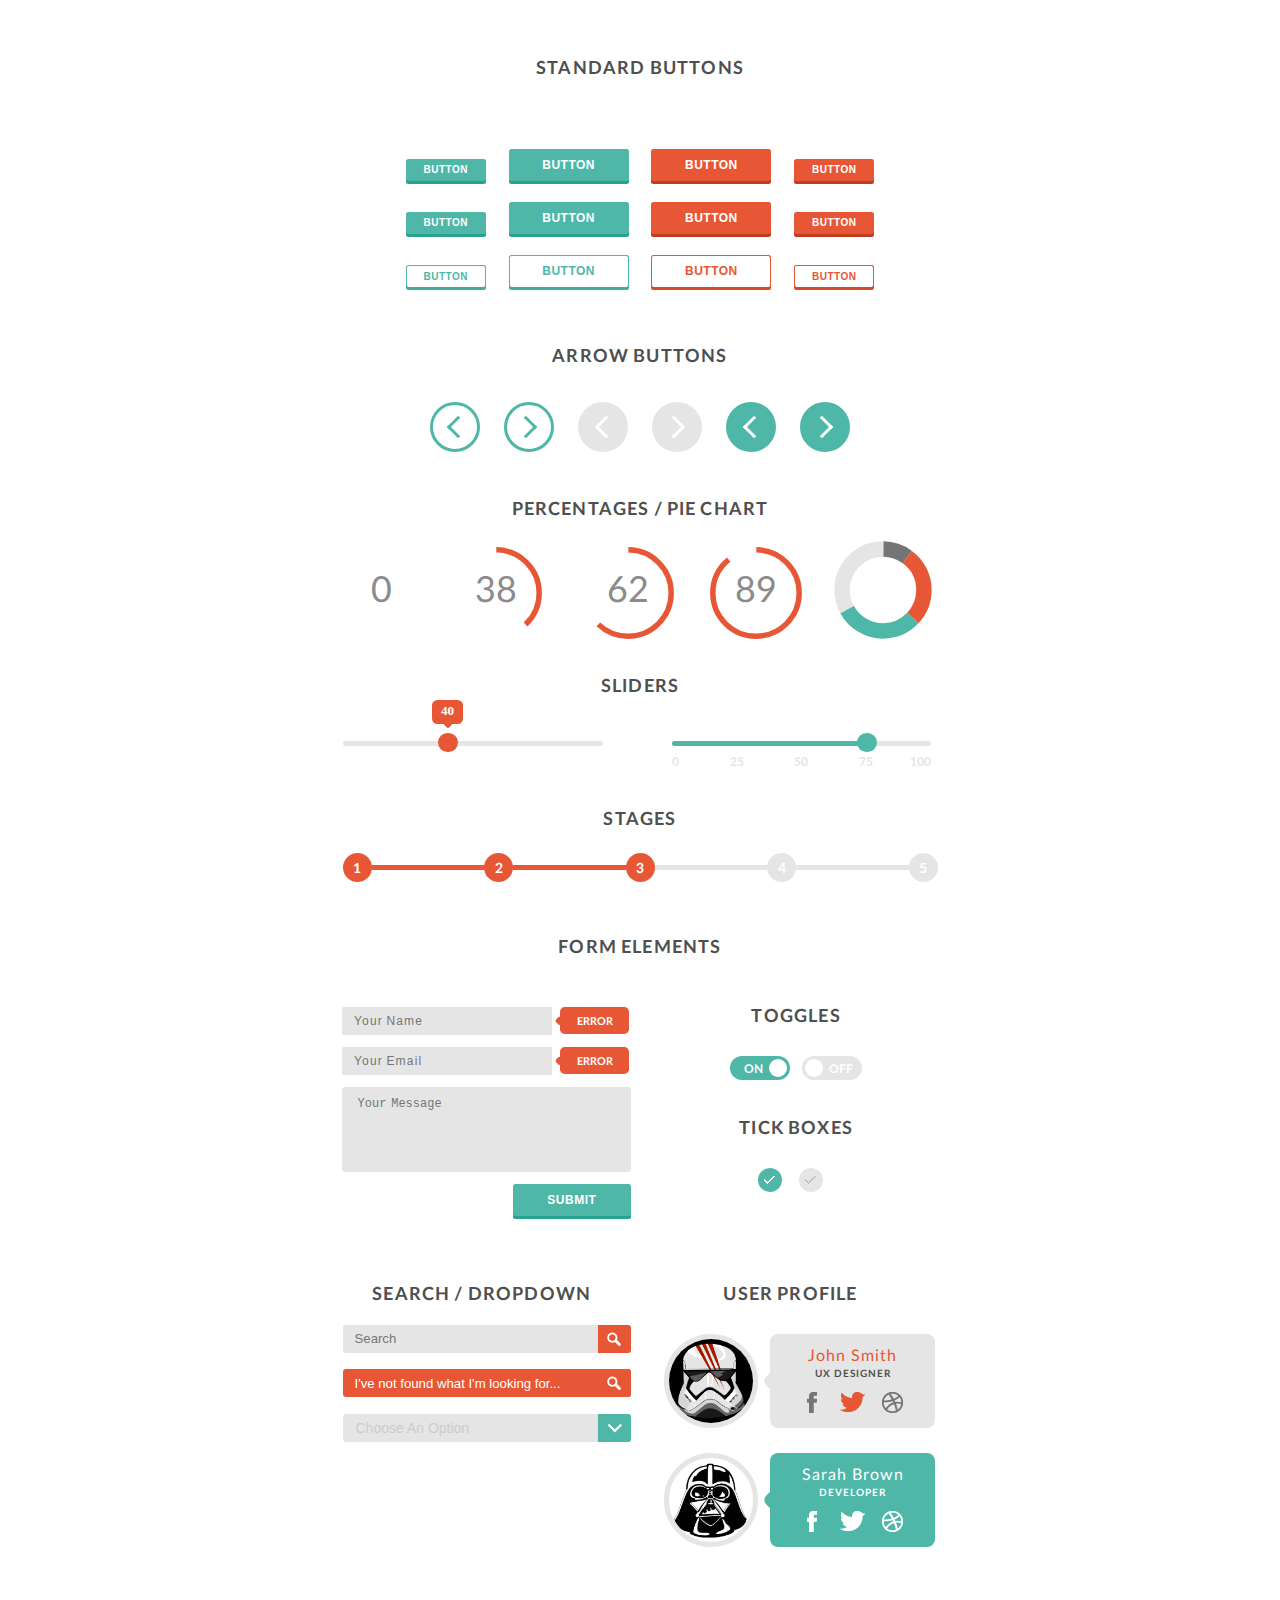
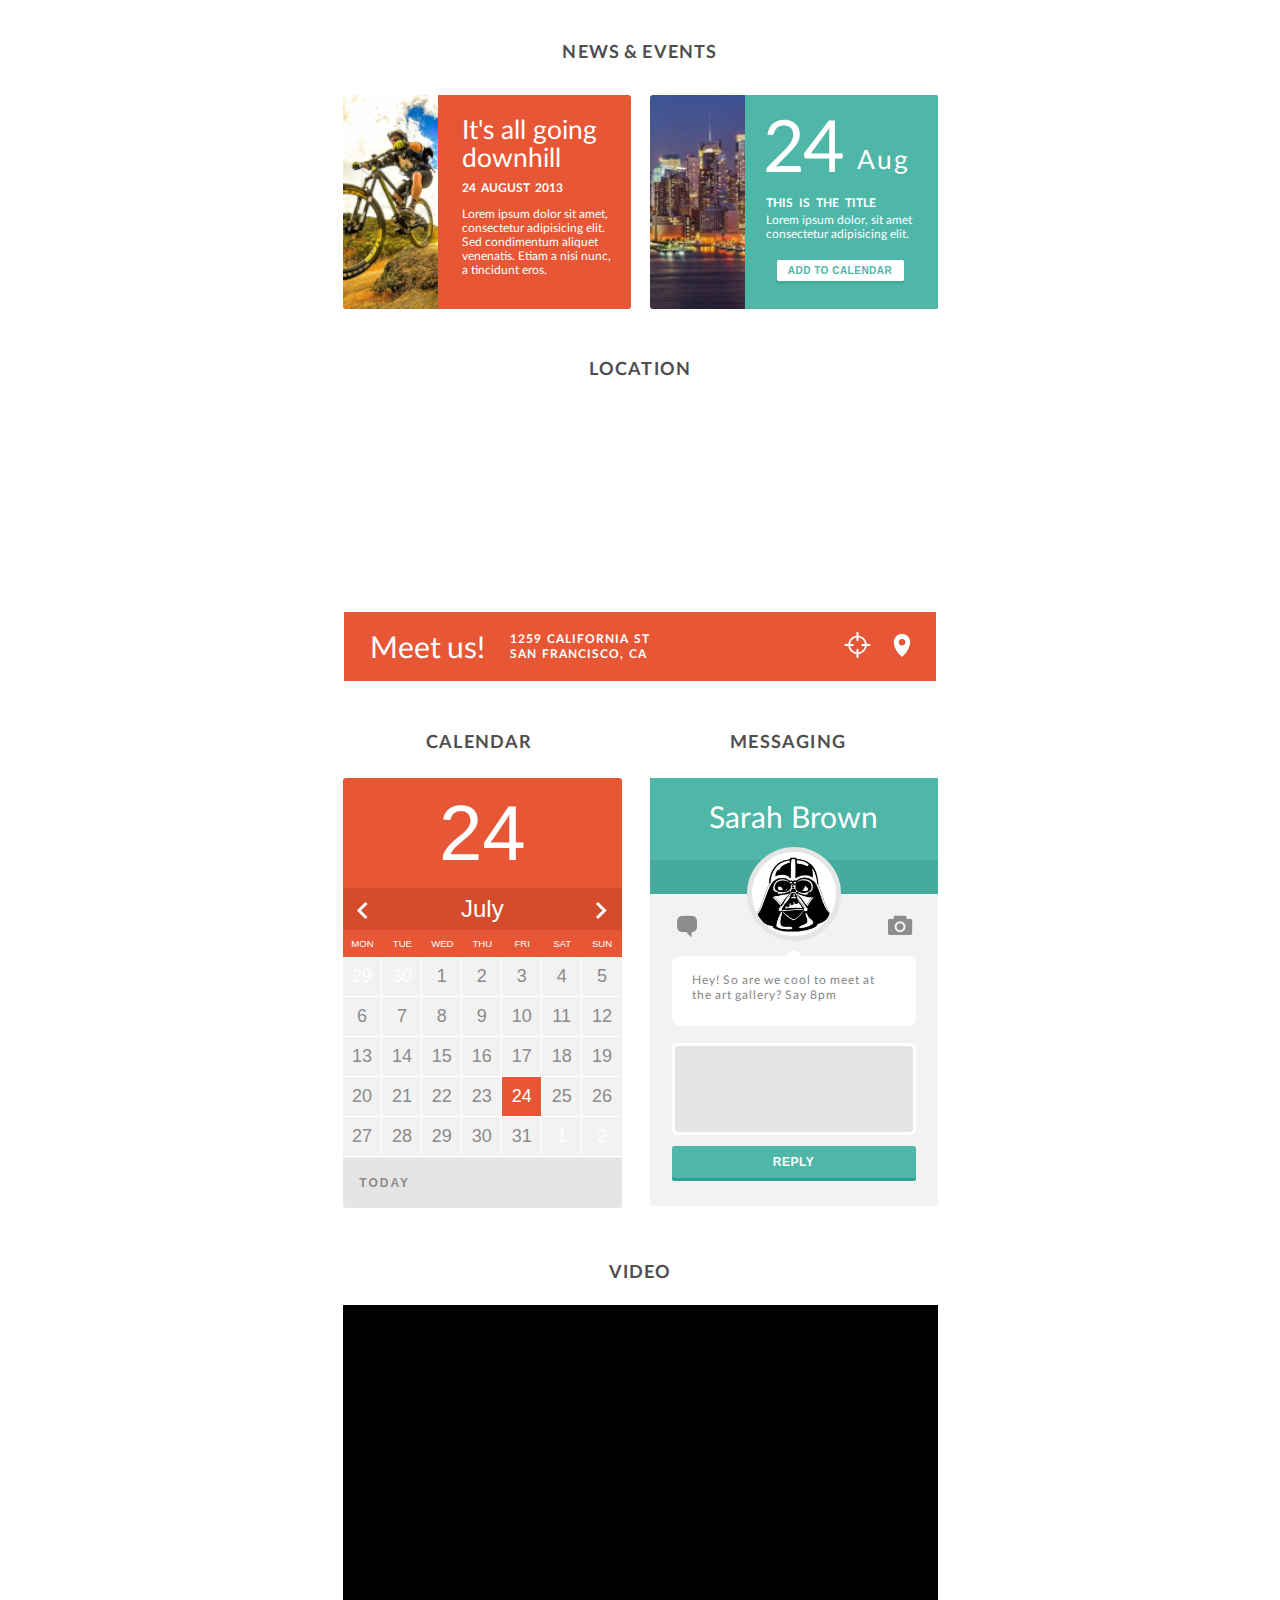
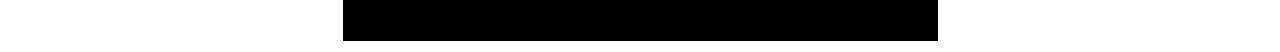
<file: ui-kit-project/ui-kit.html>
<!DOCTYPE html><html lang="en"><head><meta charset="utf-8"><meta name="viewport" content="width=device-width, initial-scale=1.0"><meta name="keywords" content="ui kit"><meta name="description" content="Набор элементов для создания сайта."><link rel="shortcut icon" type="image/x-icon" href="./assets/favicons/favicon.ico"><title>UI Kit</title></head><body><div class="main-wrapper"><div class="main-wrapper__buttons"><div class="buttons"><div class="buttons__title-wrapper"><h2 class="title">Standard buttons</h2></div><div class="buttons__container"><div class="buttons__row"><div class="buttons__button-wrapper buttons__button-wrapper_small"><button class="button js-button button_size_small">Button</button></div><div class="buttons__button-wrapper"><button class="button js-button">Button</button></div><div class="buttons__button-wrapper"><button class="button js-button button_color_red">Button</button></div><div class="buttons__button-wrapper buttons__button-wrapper_small"><button class="button js-button button_color_red button_size_small">Button</button></div></div><div class="buttons__row"><div class="buttons__button-wrapper buttons__button-wrapper_small"><button class="button js-button button_size_small">Button</button></div><div class="buttons__button-wrapper"><button class="button js-button">Button</button></div><div class="buttons__button-wrapper"><button class="button js-button button_color_red">Button</button></div><div class="buttons__button-wrapper buttons__button-wrapper_small"><button class="button js-button button_color_red button_size_small">Button</button></div></div><div class="buttons__row"><div class="buttons__button-wrapper buttons__button-wrapper_small"><button class="button js-button button_size_small button_inversed">Button</button></div><div class="buttons__button-wrapper"><button class="button js-button button_inversed">Button</button></div><div class="buttons__button-wrapper"><button class="button js-button button_color_red button_inversed">Button</button></div><div class="buttons__button-wrapper buttons__button-wrapper_small"><button class="button js-button button_color_red button_size_small button_inversed">Button</button></div></div></div></div></div><div class="main-wrapper__arrow-buttons"><div class="arrow-buttons"><div class="arrow-buttons__title-wrapper"><h2 class="title">Arrow buttons</h2></div><div class="arrow-buttons__container"><div class="arrow-buttons__button-pair"><button class="arrow-button arrow-button_inversed"><span class="arrow-button__triangle"></span></button><button class="arrow-button arrow-button_direction_right arrow-button_inversed"><span class="arrow-button__triangle"></span></button></div><div class="arrow-buttons__button-pair"><button class="arrow-button arrow-button_disabled"><span class="arrow-button__triangle"></span></button><button class="arrow-button arrow-button_direction_right arrow-button_disabled"><span class="arrow-button__triangle"></span></button></div><div class="arrow-buttons__button-pair"><button class="arrow-button"><span class="arrow-button__triangle"></span></button><button class="arrow-button arrow-button_direction_right"><span class="arrow-button__triangle"></span></button></div></div></div></div><div class="main-wrapper__percentages-pie-chart"><div class="percentages-pie-chart"><div class="percentages-pie-chart__title-wrapper"><h2 class="title">Percentages / Pie chart</h2></div><div class="percentages-pie-chart__container"><div class="percentages-pie-chart__percentage-circle-wrapper"><svg class="percentage-circle percentage-circle_color_red" viewBox="0 0 42 42" data-percent="0"><circle class="percentage-circle__background-ring" cx="21" cy="21" r="15.91549430918954" stroke-width="2"></circle><circle class="percentage-circle__tracker" cx="21" cy="21" r="15.91549430918954" stroke-width="2" stroke-dasharray="0 100" stroke-dashoffset="25"></circle><text class="percentage-circle__percent-text" x="50%" y="50%" text-anchor="middle" alignment-baseline="middle">0</text></svg></div><div class="percentages-pie-chart__percentage-circle-wrapper"><svg class="percentage-circle percentage-circle_color_red" viewBox="0 0 42 42" data-percent="38"><circle class="percentage-circle__background-ring" cx="21" cy="21" r="15.91549430918954" stroke-width="2"></circle><circle class="percentage-circle__tracker" cx="21" cy="21" r="15.91549430918954" stroke-width="2" stroke-dasharray="38 62" stroke-dashoffset="25"></circle><text class="percentage-circle__percent-text" x="50%" y="50%" text-anchor="middle" alignment-baseline="middle">38</text></svg></div><div class="percentages-pie-chart__percentage-circle-wrapper"><svg class="percentage-circle percentage-circle_color_red" viewBox="0 0 42 42" data-percent="62"><circle class="percentage-circle__background-ring" cx="21" cy="21" r="15.91549430918954" stroke-width="2"></circle><circle class="percentage-circle__tracker" cx="21" cy="21" r="15.91549430918954" stroke-width="2" stroke-dasharray="62 38" stroke-dashoffset="25"></circle><text class="percentage-circle__percent-text" x="50%" y="50%" text-anchor="middle" alignment-baseline="middle">62</text></svg></div><div class="percentages-pie-chart__percentage-circle-wrapper"><svg class="percentage-circle percentage-circle_color_red" viewBox="0 0 42 42" data-percent="89"><circle class="percentage-circle__background-ring" cx="21" cy="21" r="15.91549430918954" stroke-width="2"></circle><circle class="percentage-circle__tracker" cx="21" cy="21" r="15.91549430918954" stroke-width="2" stroke-dasharray="89 11" stroke-dashoffset="25"></circle><text class="percentage-circle__percent-text" x="50%" y="50%" text-anchor="middle" alignment-baseline="middle">89</text></svg></div><div class="percentages-pie-chart__pie-chart-wrapper"><svg class="pie-chart" viewBox="0 0 42 42"><circle class="pie-chart__segment" cx="21" cy="21" r="15.91549430918954" stroke-width="6" stroke-dasharray="10 90" stroke-dashoffset="25" stroke="#747474"></circle><circle class="pie-chart__segment" cx="21" cy="21" r="15.91549430918954" stroke-width="6" stroke-dasharray="27 73" stroke-dashoffset="15" stroke="#e75735"></circle><circle class="pie-chart__segment" cx="21" cy="21" r="15.91549430918954" stroke-width="6" stroke-dasharray="30 70" stroke-dashoffset="-12" stroke="#4eb7a8"></circle><circle class="pie-chart__segment" cx="21" cy="21" r="15.91549430918954" stroke-width="6" stroke-dasharray="33 67" stroke-dashoffset="-42" stroke="#e5e5e5"></circle></svg></div></div></div></div><div class="main-wrapper__sliders"><div class="sliders"><div class="sliders__title-wrapper"><h2 class="title">Sliders</h2></div><div class="sliders__container"><div class="sliders__left-slider-wrapper"><div class="slider js-slider slider_color_red" data-from="40" data-display-hint="true"></div></div><div class="sliders__right-slider-wrapper"><div class="slider js-slider" data-from="75" data-step="25" data-display-tracker="true" data-display-grid="true"></div></div></div></div></div><div class="main-wrapper__stages"><div class="stages"><div class="stages__title-wrapper"><h2 class="title">Stages</h2></div><div class="stages__container"><div class="progress-tracker progress-tracker_color_red"><div class="progress-tracker__step progress-tracker__step_complete"><div class="progress-tracker__marker">1</div></div><div class="progress-tracker__step progress-tracker__step_complete"><div class="progress-tracker__marker">2</div></div><div class="progress-tracker__step progress-tracker__step_active"><div class="progress-tracker__marker">3</div></div><div class="progress-tracker__step"><div class="progress-tracker__marker">4</div></div><div class="progress-tracker__step"><div class="progress-tracker__marker">5</div></div></div></div></div></div><div class="main-wrapper__form-elements"><div class="form-elements"><div class="form-elements__title-wrapper"><h2 class="title">Form elements</h2></div><div class="form-elements__container"><form class="form-elements__form"><div class="form-elements__form-row"><input class="input" placeholder="Your Name" required><div class="form-elements__success-info"><div class="speech-bubble speech-bubble_size_small"><div class="speech-bubble__triangle"></div><div class="speech-bubble__content"><div class="form-elements__speech-bubble-content-wrapper">Thanks!</div></div></div></div><div class="form-elements__failed-info"><div class="speech-bubble speech-bubble_color_red speech-bubble_size_small"><div class="speech-bubble__triangle"></div><div class="speech-bubble__content"><div class="form-elements__speech-bubble-content-wrapper">Error</div></div></div></div></div><div class="form-elements__form-row"><input class="input" placeholder="Your Email" type="email" required><div class="form-elements__success-info"><div class="speech-bubble speech-bubble_size_small"><div class="speech-bubble__triangle"></div><div class="speech-bubble__content"><div class="form-elements__speech-bubble-content-wrapper">Thanks!</div></div></div></div><div class="form-elements__failed-info"><div class="speech-bubble speech-bubble_color_red speech-bubble_size_small"><div class="speech-bubble__triangle"></div><div class="speech-bubble__content"><div class="form-elements__speech-bubble-content-wrapper">Error</div></div></div></div></div><div class="form-elements__form-row"><textarea class="textarea" placeholder="Your Message"></textarea></div><div class="form-elements__form-row"><div class="form-elements__button-wrapper"><button class="button js-button" type="submit">Submit</button></div></div></form><div class="form-elements__toggles-tick-boxes"><div class="form-elements__toggles"><div class="form-elements__toggles-title-wrapper"><div class="title">Toggles</div></div><div class="form-elements__toggles-container"><label class="toggle"><input class="toggle__checkbox" type="checkbox"><span class="toggle__pseudo-checkbox"><span class="toggle__circle"></span></span></label><label class="toggle"><input class="toggle__checkbox" type="checkbox" checked><span class="toggle__pseudo-checkbox"><span class="toggle__circle"></span></span></label></div></div><div class="form-elements__tick-boxes"><div class="form-elements__tick-boxes-title-wrapper"><div class="title">Tick boxes</div></div><div class="form-elements__tick-boxes-container"><label class="check-box"><input class="check-box__checkbox" type="checkbox" checked><span class="check-box__pseudo-checkbox"></span></label><label class="check-box"><input class="check-box__checkbox" type="checkbox"><span class="check-box__pseudo-checkbox"></span></label></div></div></div></div></div></div><div class="main-wrapper__search-dropdown-user-profile"><div class="search-dropdown-user-profile"><div class="search-dropdown-user-profile__search-dropdown"><div class="search-dropdown-user-profile__search-dropdown-title-wrapper"><h2 class="title">Search / Dropdown</h2></div><div class="search-dropdown-user-profile__search-dropdown-row"><div class="search js-search search_color_red"><input class="search__input" type="search" data-placeholder="Search" data-not-found-message="I've not found what I'm looking for..."><div class="search__button"></div></div></div><div class="search-dropdown-user-profile__search-dropdown-row"><div class="search js-search search_color_red search_failed"><input class="search__input" type="search" data-placeholder="Search" data-not-found-message="I've not found what I'm looking for..."><div class="search__button"></div></div></div><div class="search-dropdown-user-profile__search-dropdown-row"><div class="dropdown js-dropdown" data-placeholder="Choose An Option"><select><option>This is option 1</option><option>This is option 2</option><option>This is option 3</option><option>This is option 4</option></select></div></div></div><div class="search-dropdown-user-profile__user-profile"><div class="search-dropdown-user-profile__user-profile-title-wrapper"><h2 class="title">User profile</h2></div><div class="search-dropdown-user-profile__user-profile-row"><div class="user-profile user-profile_color_gray"><div class="user-profile__avatar-wrapper"><img class="user-profile__avatar" src="assets/images/stormtroopers.png" alt="avatar"></div><div class="user-profile__speech-bubble-wrapper"><div class="speech-bubble speech-bubble_color_gray"><div class="speech-bubble__triangle"></div><div class="speech-bubble__content"><div class="user-profile__info"><div class="user-profile__name">John Smith</div><div class="user-profile__job">UX Designer</div><div class="user-profile__contacts"><a class="user-profile__facebook" href="https://facebook.com" target="_blank" rel="noopener noreferrer"></a><a class="user-profile__twitter" href="https://twitter.com" target="_blank" rel="noopener noreferrer"></a><a class="user-profile__dribbble" href="https://dribbble.com" target="_blank" rel="noopener noreferrer"></a></div></div></div></div></div></div></div><div class="search-dropdown-user-profile__user-profile-row"><div class="user-profile"><div class="user-profile__avatar-wrapper"><img class="user-profile__avatar" src="assets/images/darth-vader.png" alt="avatar"></div><div class="user-profile__speech-bubble-wrapper"><div class="speech-bubble"><div class="speech-bubble__triangle"></div><div class="speech-bubble__content"><div class="user-profile__info"><div class="user-profile__name">Sarah Brown</div><div class="user-profile__job">Developer</div><div class="user-profile__contacts"><a class="user-profile__facebook" href="https://facebook.com" target="_blank" rel="noopener noreferrer"></a><a class="user-profile__twitter" href="https://twitter.com" target="_blank" rel="noopener noreferrer"></a><a class="user-profile__dribbble" href="https://dribbble.com" target="_blank" rel="noopener noreferrer"></a></div></div></div></div></div></div></div></div></div></div><div class="main-wrapper__news-events"><div class="news-events"><div class="news-events__title-wrapper"><h2 class="title">News & Events</h2></div><div class="news-events__container"><div class="news-events__item-wrapper"><div class="news"><div class="info-block info-block_color_red"><img class="info-block__image" src="assets/images/cyclist.png" alt="image" style="object-position: -7.5rem 50%"><div class="info-block__content"><div class="news__content"><div class="news__title">It's all going downhill</div><div class="news__date">24 August 2013</div><div class="news__text">Lorem ipsum dolor sit amet, consectetur adipisicing elit. Sed condimentum aliquet venenatis. Etiam a nisi nunc, a tincidunt eros.</div></div></div></div></div></div><div class="news-events__item-wrapper"><div class="event"><div class="info-block"><img class="info-block__image" src="assets/images/new-york.png" alt="image" style="object-position: 0 50%"><div class="info-block__content"><div class="event__content"><div class="event__date"><div class="event__day">24</div><div class="event__month">Aug</div></div><div class="event__title">This is the title</div><div class="event__text">Lorem ipsum dolor, sit amet consectetur adipisicing elit.</div><div class="event__button-wrapper"><button class="button js-button button_size_small button_padding_non-padding button_inversed">Add to calendar</button></div></div></div></div></div></div></div></div></div><div class="main-wrapper__location"><div class="location"><div class="location__title-wrapper"><h2 class="title">Location</h2></div><div class="location__container"><div class="map js-map map_color_red" data-center-lat="56.49541886" data-center-lng="84.96118069" data-marker-lat="56.49541886" data-marker-lng="84.96118069" data-show-marker="true" data-zoom="14"><div class="map__window"></div><div class="map__footer"><div class="map__title">Meet us!</div><div class="map__address">1259 California St San Francisco, CA</div><div class="map__buttons"><button class="map__location-button" type="button"></button><button class="map__pin-button" type="button"></button></div></div></div></div></div></div><div class="main-wrapper__calendar-messaging"><div class="calendar-messaging"><div class="calendar-messaging__container"><div class="calendar-messaging__calendar-wrapper"><div class="calendar-messaging__calendar-title-wrapper"><h2 class="title">Calendar</h2></div><div class="calendar js-calendar calendar_color_red"></div></div><div class="calendar-messaging__message-box-wrapper"><div class="calendar-messaging__messaging-title-wrapper"><h2 class="title">Messaging</h2></div><div class="message-box"><div class="message-box__name">Sarah Brown</div><div class="message-box__container"><div class="message-box__row"><div class="message-box__chat-wrapper"><button class="message-box__chat" type="button"></button></div><div class="message-box__avatar-wrapper"><img class="message-box__avatar" src="assets/images/darth-vader.png" alt="avatar"></div><div class="message-box__camera-wrapper"><button class="message-box__camera" type="button"></button></div></div><div class="message-box__speech-bubble-wrapper"><div class="speech-bubble speech-bubble_color_white speech-bubble_direction_top"><div class="speech-bubble__triangle"></div><div class="speech-bubble__content"><div class="message-box__message">Hey! So are we cool to meet at the art gallery? Say 8pm</div></div></div></div><div class="message-box__textarea-wrapper"><textarea class="textarea"></textarea></div><div class="message-box__button-wrapper"><button class="button js-button">Reply</button></div></div></div></div></div></div></div><div class="main-wrapper__video"><div class="video"><div class="video__title-wrapper"><h2 class="title">Video</h2></div><div class="video__container"><iframe class="youtube-video-player" src="https://www.youtube.com/embed/rPmGtZAUxNs?rel=0" frameborder="0" allow="autoplay; encrypted-media" allowfullscreen></iframe></div></div></div></div><script type="text/javascript" src="index.js"></script></body></html>
</file>
<file: range-slider/plugin/css/range-slider.css>
.range-slider {
  height: 0.375rem;
  background-color: #e5e5e5;
  border-radius: 0.333333333rem;
  position: relative;
}
.range-slider__handle {
  width: 1.5rem;
  height: 1.5rem;
  background-color: #4eb7a8;
  border-radius: 50%;
  position: absolute;
  bottom: -0.5625rem;
  cursor: pointer;
  margin-left: -0.75rem;
  z-index: 1;
}
.range-slider__handle_hidden {
  visibility: hidden;
}
.range-slider__hint {
  font-family: Tahoma;
  font-size: 0.7rem;
  font-weight: bold;
  background-color: #4eb7a8;
  border-radius: 0.333333333rem;
  color: #fff;
  text-align: center;
  position: absolute;
  padding: 0.2rem 0.5rem;
  cursor: pointer;
  white-space: nowrap;
  height: 1.3rem;
  box-sizing: border-box;
  bottom: calc(100% + 0.25rem);
}
.range-slider__hint_hidden {
  visibility: hidden;
}
.range-slider__tracker {
  width: 100%;
  height: 100%;
  background-color: #4eb7a8;
  position: absolute;
  border-radius: 0.333333333rem;
}
.range-slider__tracker_hidden {
  visibility: hidden;
}
.range-slider__grid {
  display: flex;
  position: absolute;
  width: 100%;
  top: 100%;
  margin-top: 0.4rem;
  cursor: default;
}
.range-slider__grid_hidden {
  visibility: hidden;
}
.range-slider__grid-mark {
  position: absolute;
  transform: translateX(-50%);
  color: #e5e5e5;
  font-weight: bold;
}
.range-slider__grid-mark:first-child {
  transform: none;
}
.range-slider__grid-mark:last-child {
  transform: translateX(-100%);
}
.range-slider_vertical {
  width: 0.375rem;
  height: 25rem;
  margin: 0.75rem 2.25rem 0.75rem 2.25rem;
}
.range-slider_vertical .range-slider__handle {
  left: -0.5625rem;
  margin-left: 0;
  margin-bottom: -0.75rem;
}
.range-slider_vertical .range-slider__hint {
  left: calc(100% + 0.25rem);
}
.range-slider_vertical .range-slider__track-bar {
  width: 100%;
}
.range-slider_vertical .range-slider__grid {
  flex-direction: column;
  width: 1.5rem;
  height: 100%;
  top: unset;
  margin-top: unset;
  right: 100%;
  margin-right: 0.8rem;
}
.range-slider_vertical .range-slider__grid-mark {
  transform: translateY(50%);
  right: 0;
}
.range-slider_vertical .range-slider__grid-mark:first-child {
  transform: none;
}
.range-slider_vertical .range-slider__grid-mark:last-child {
  transform: translateY(100%);
}
</file>
